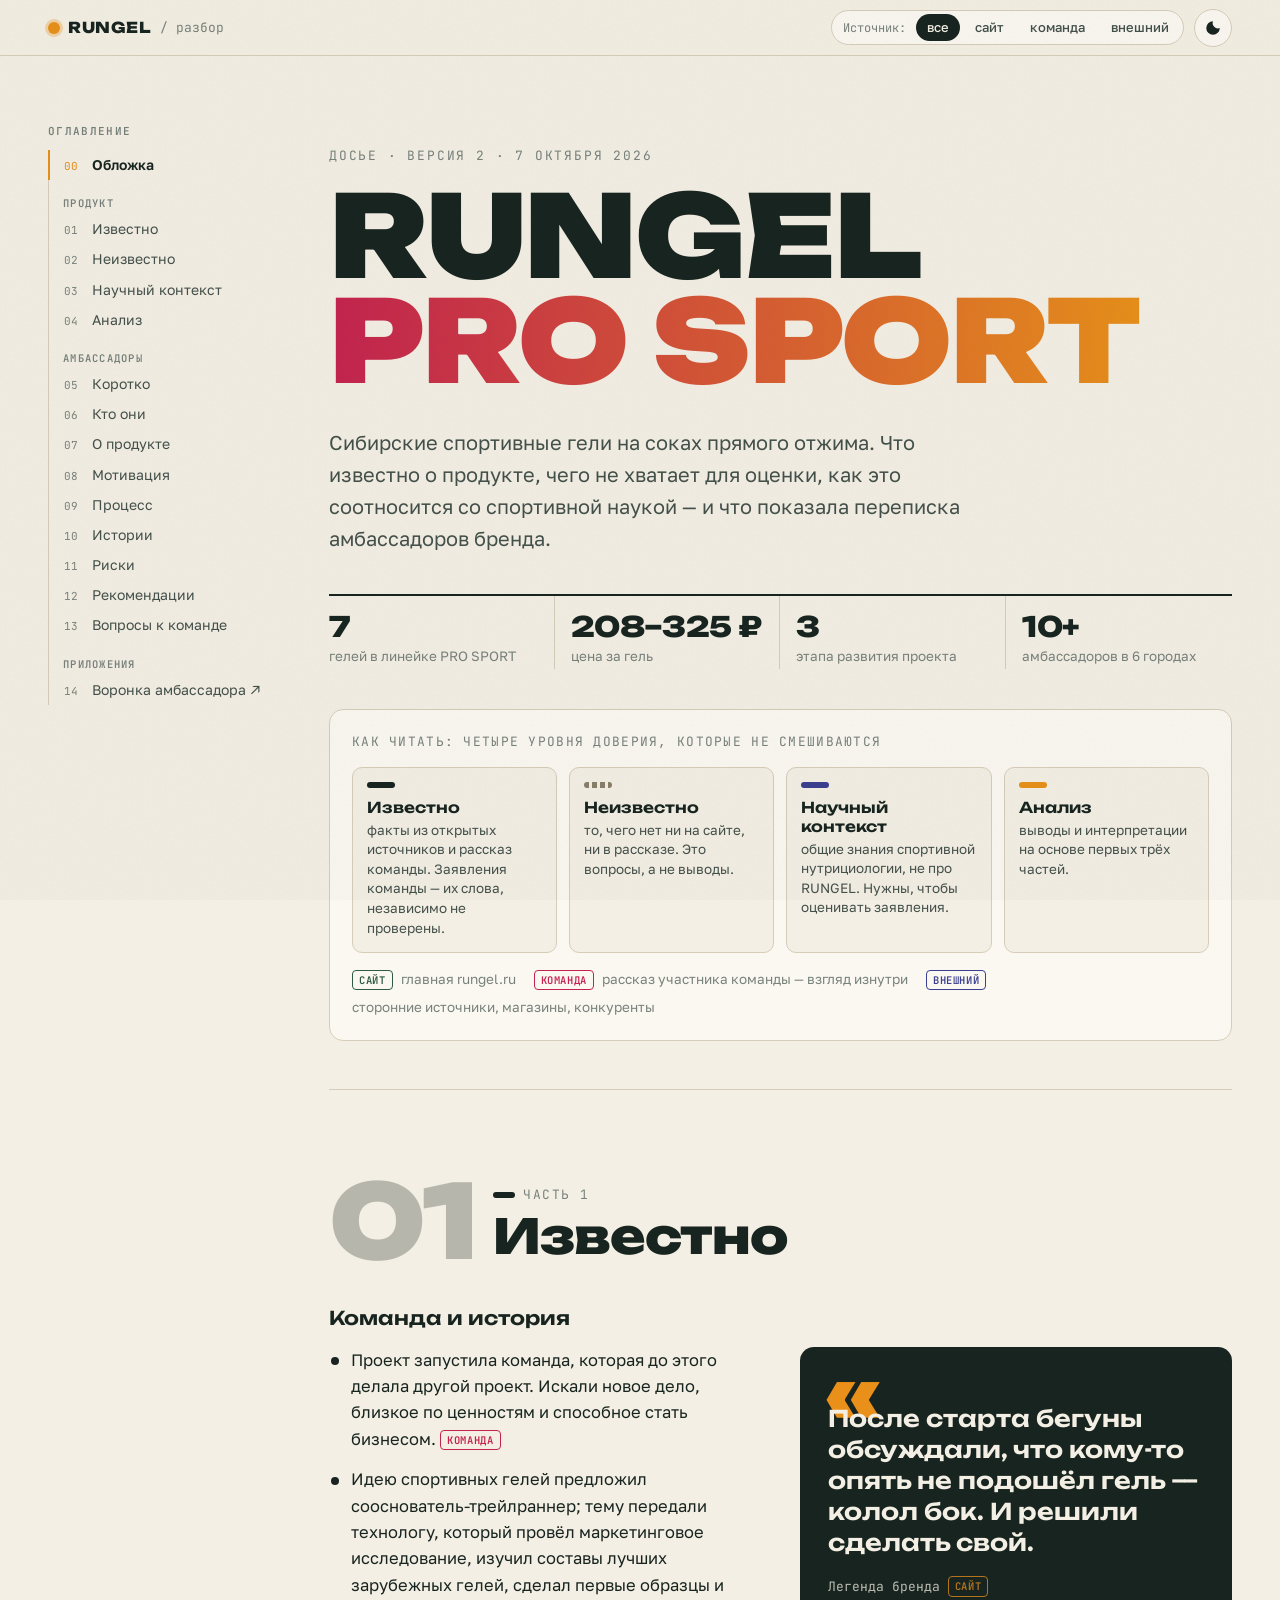
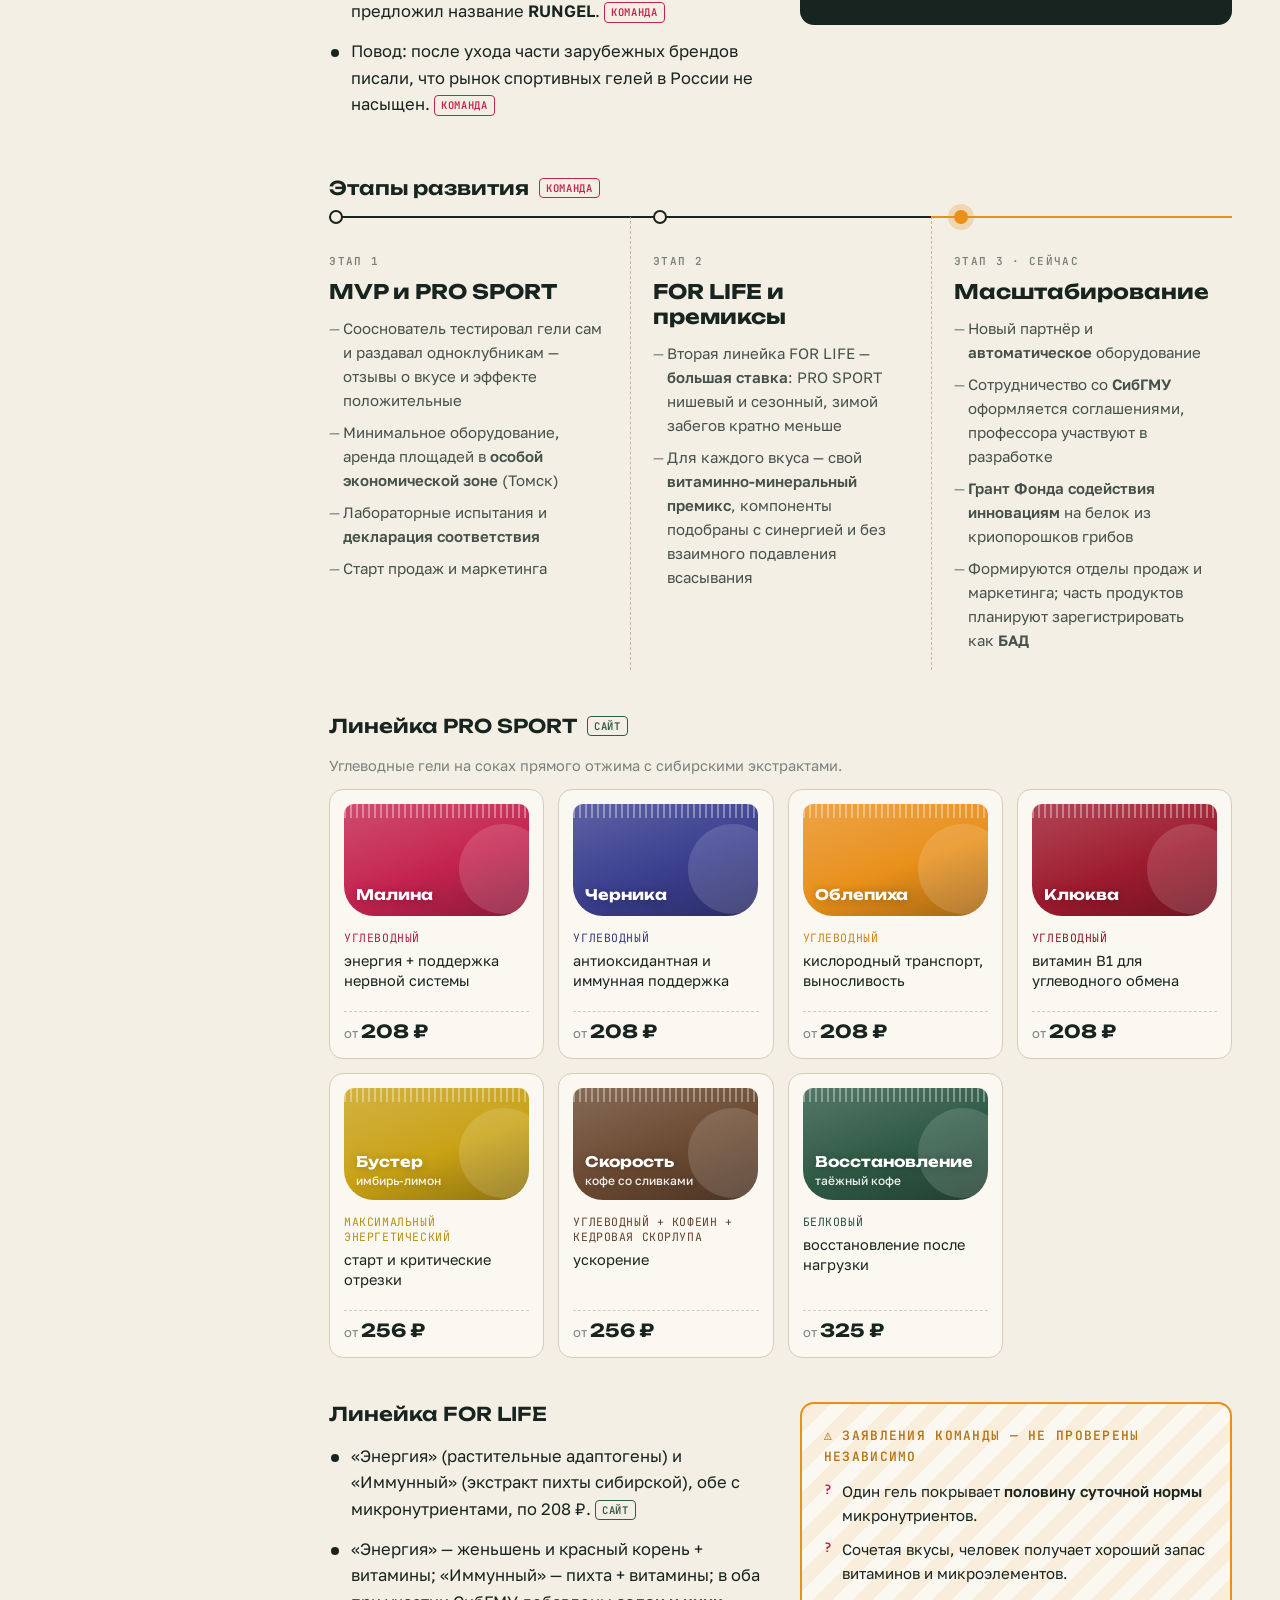
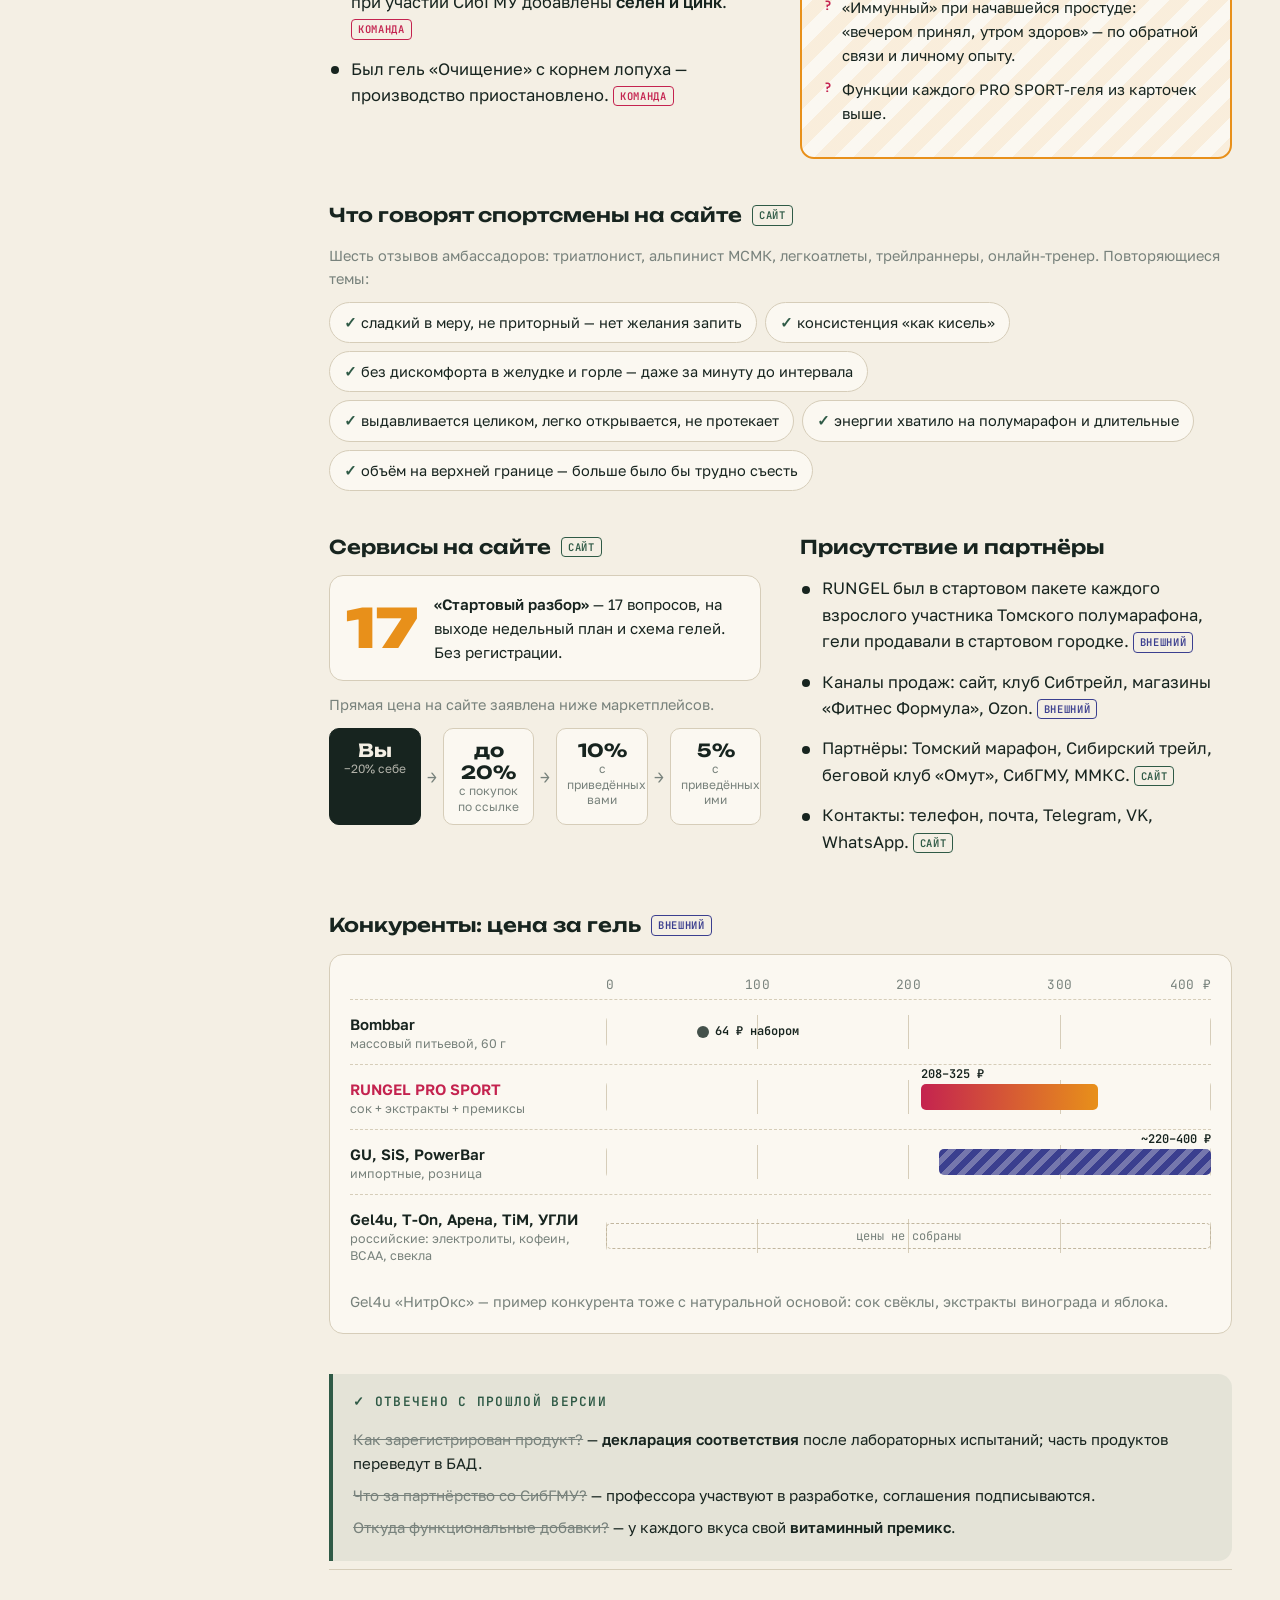
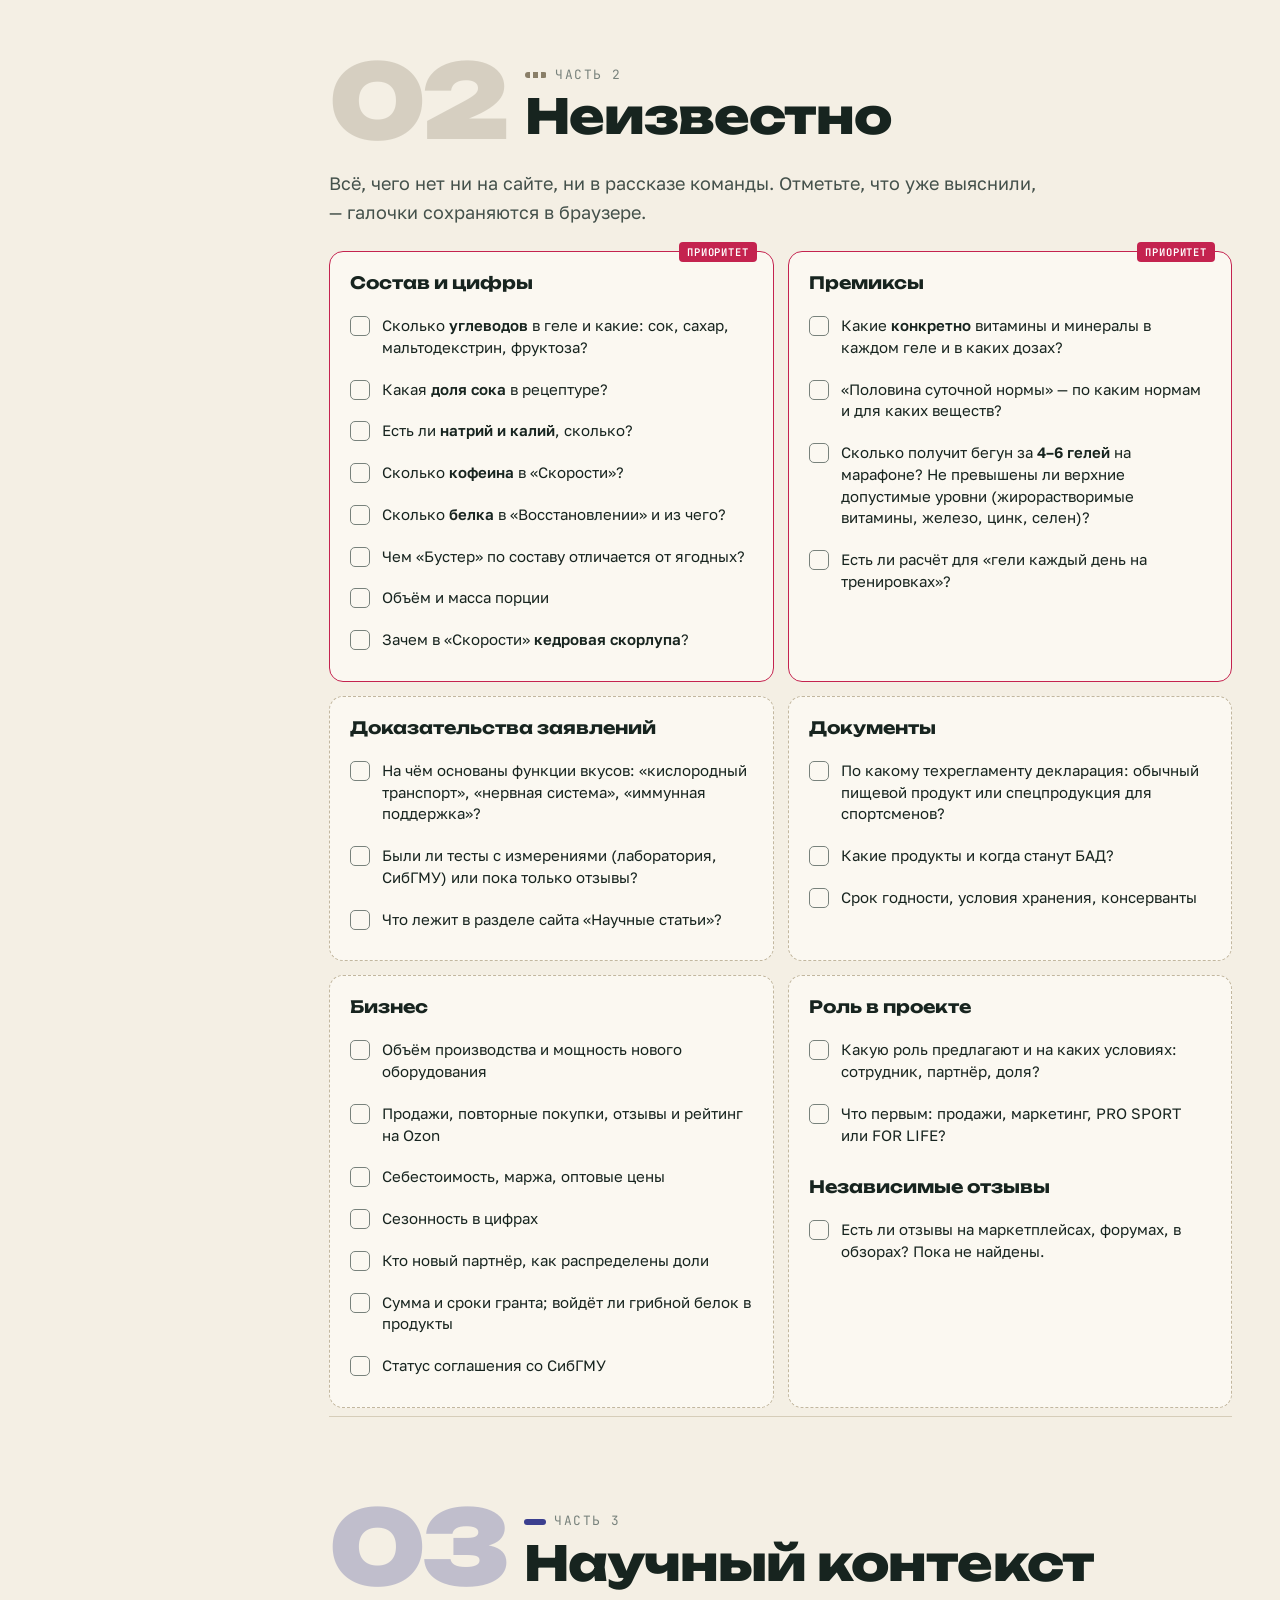
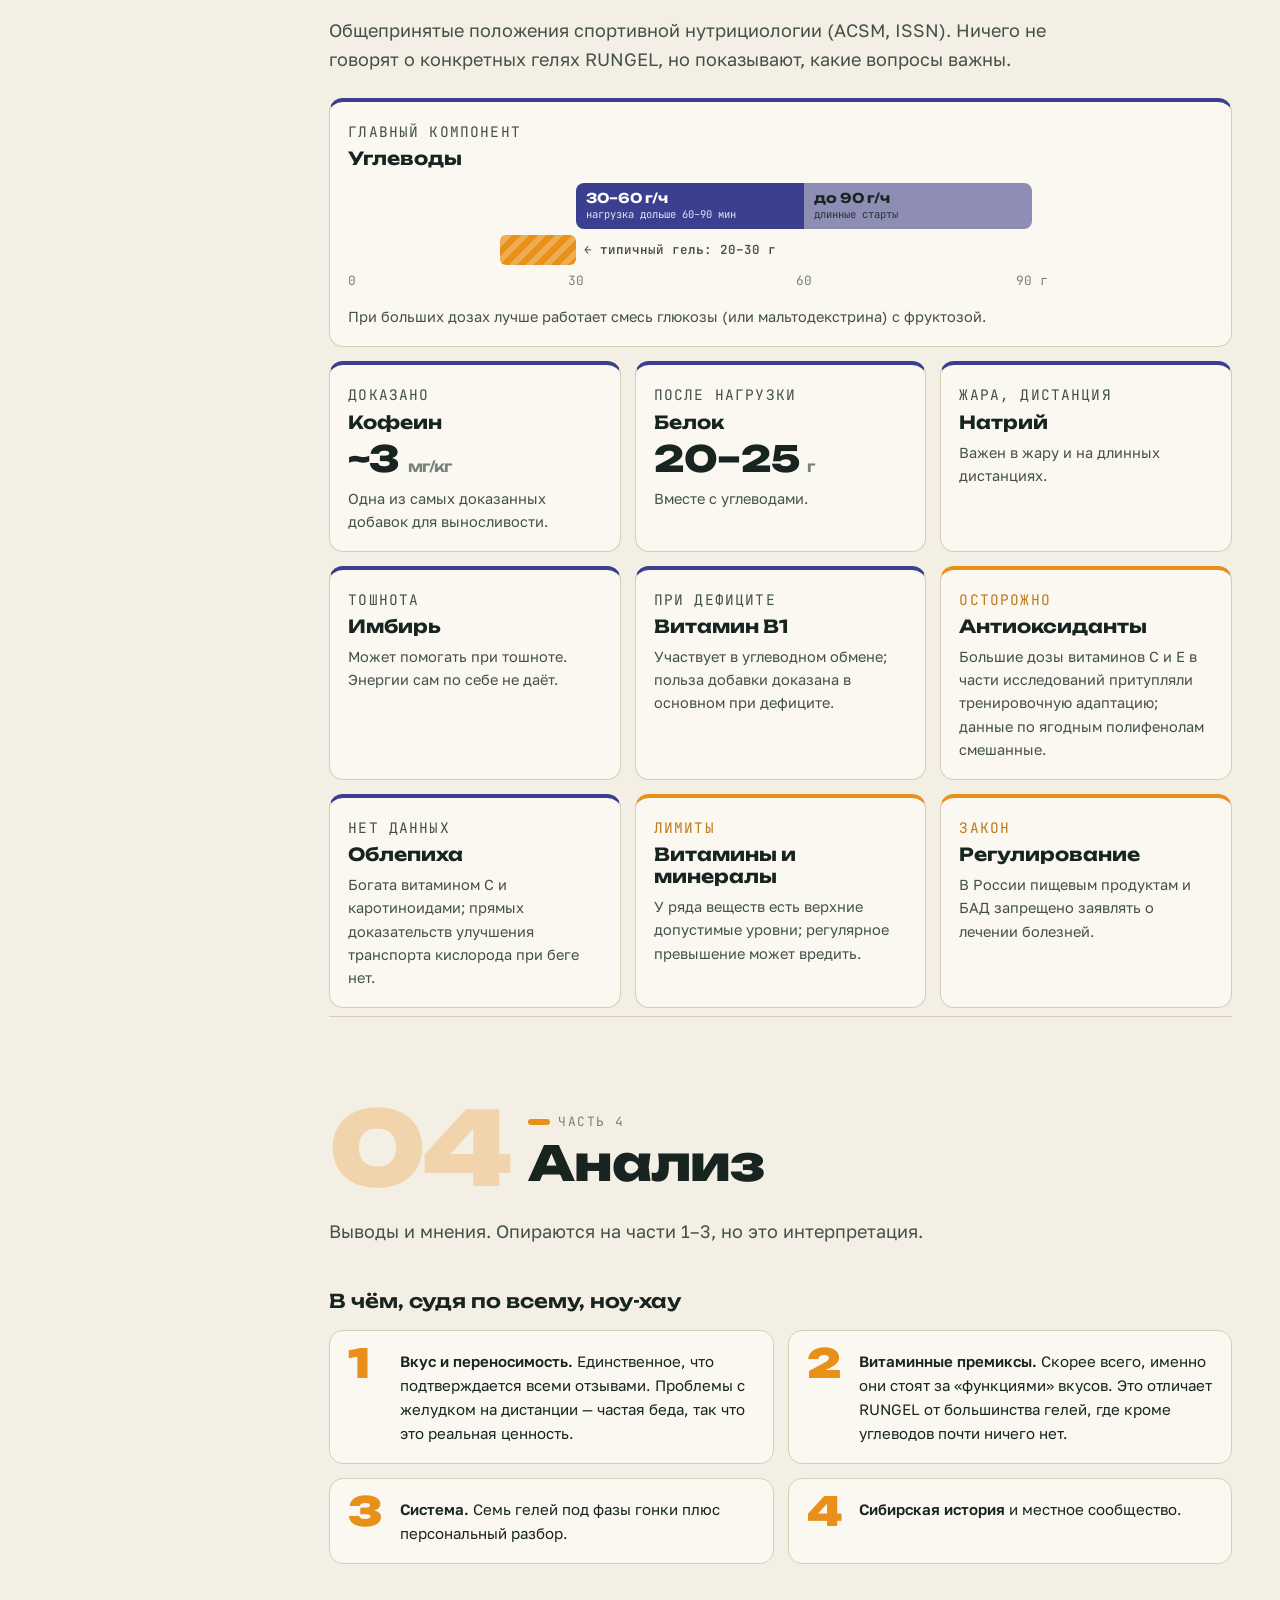
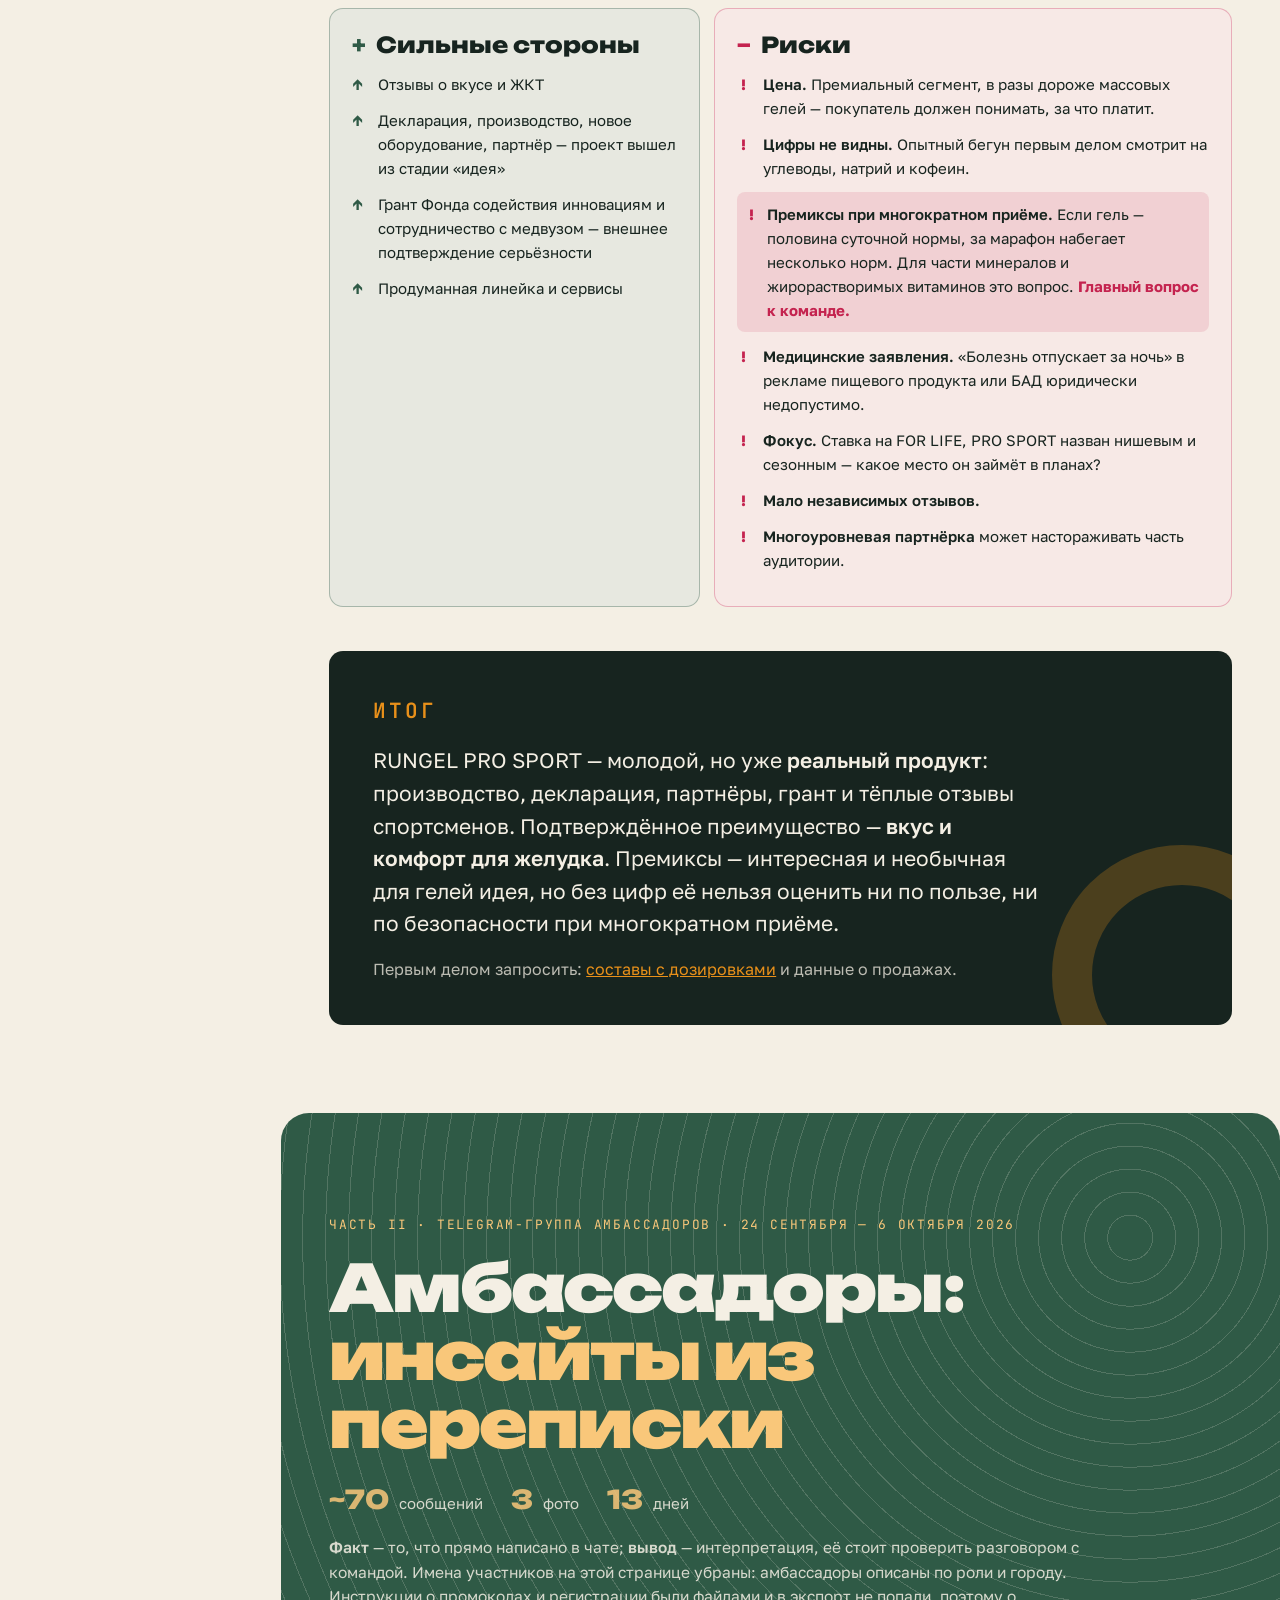
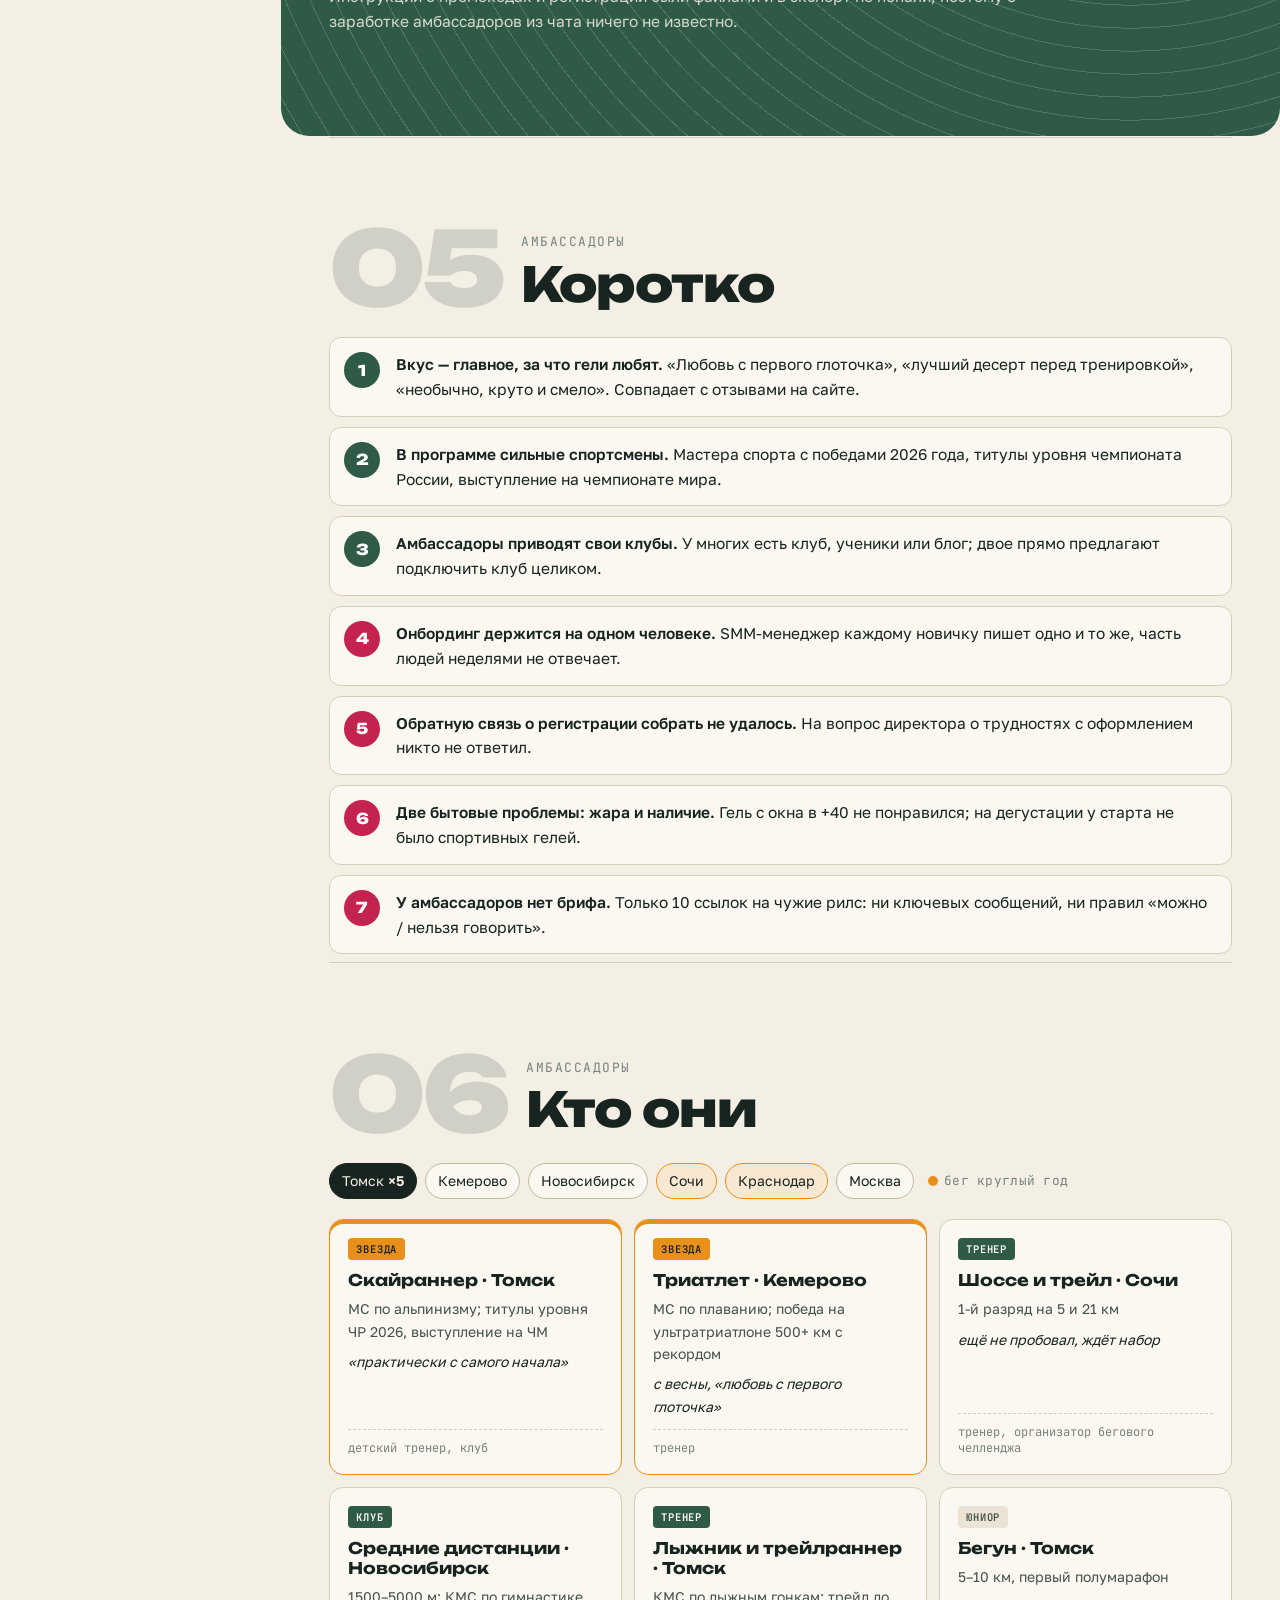
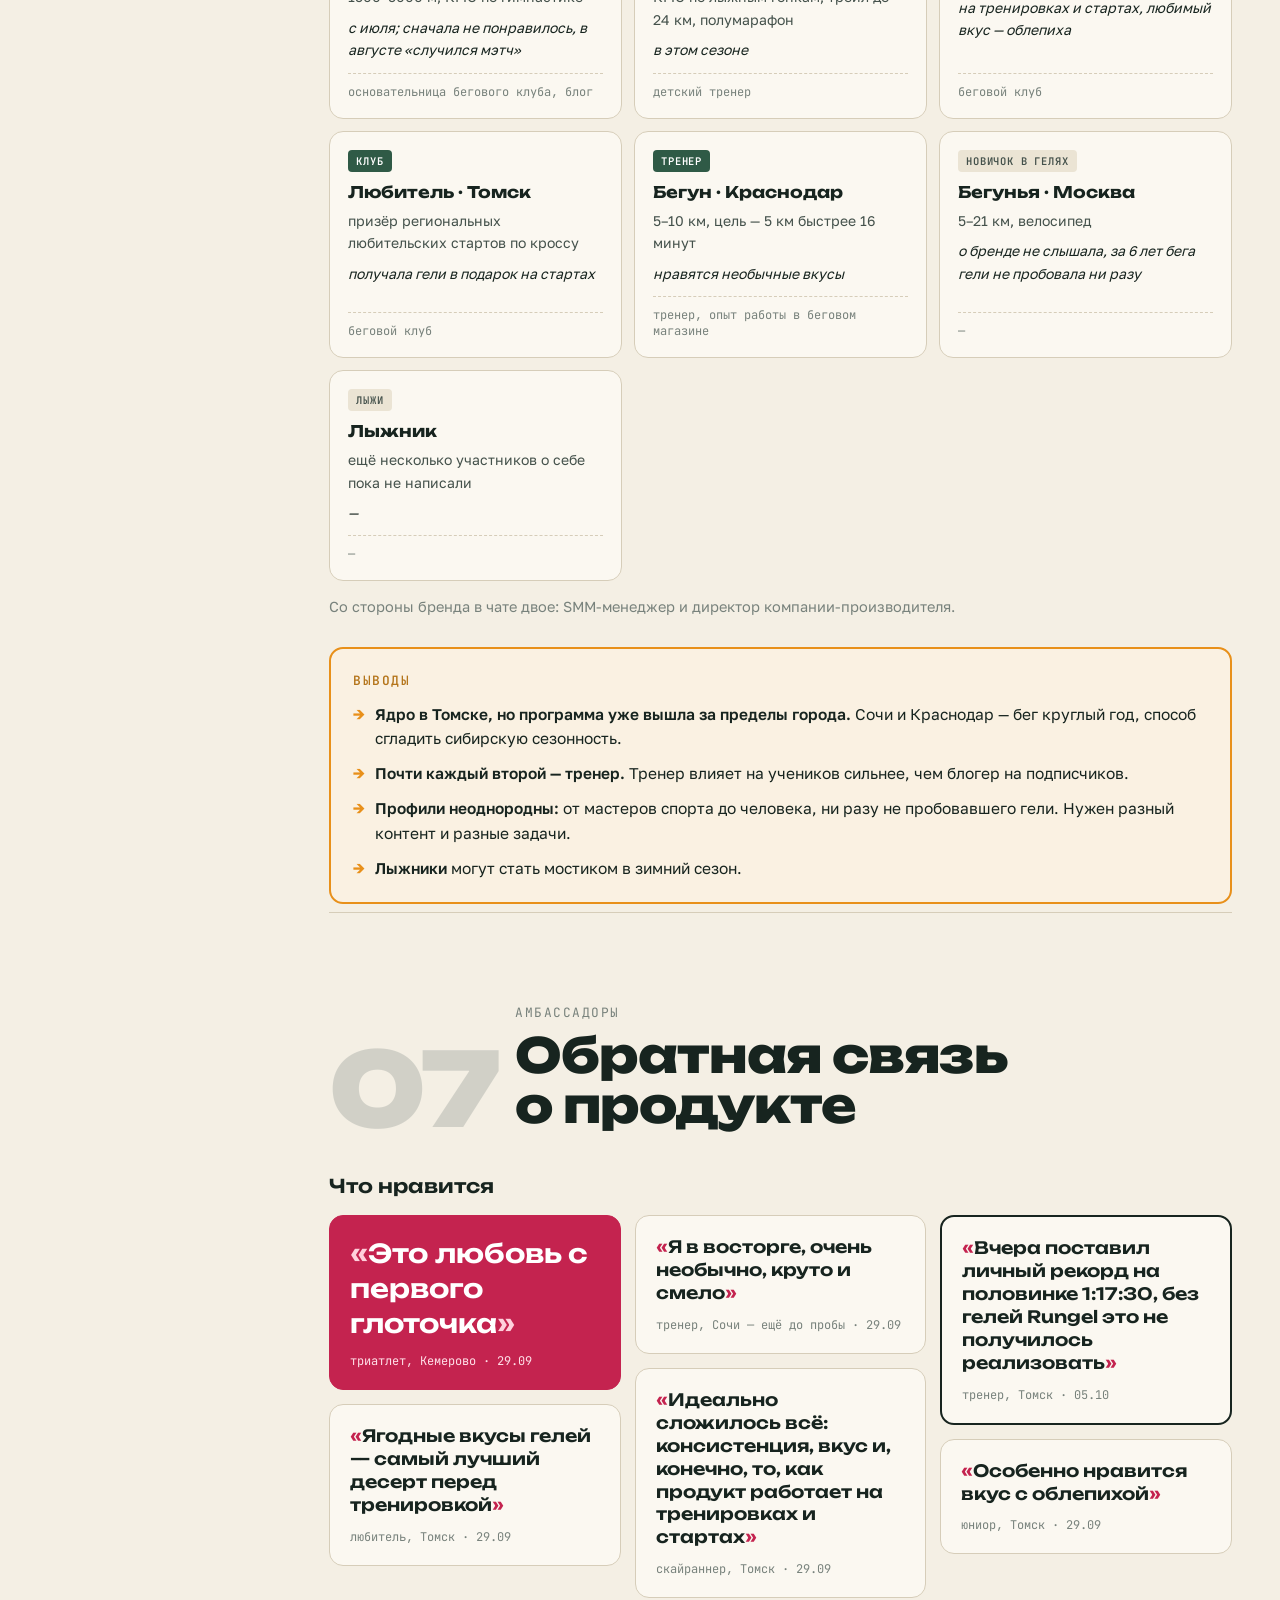
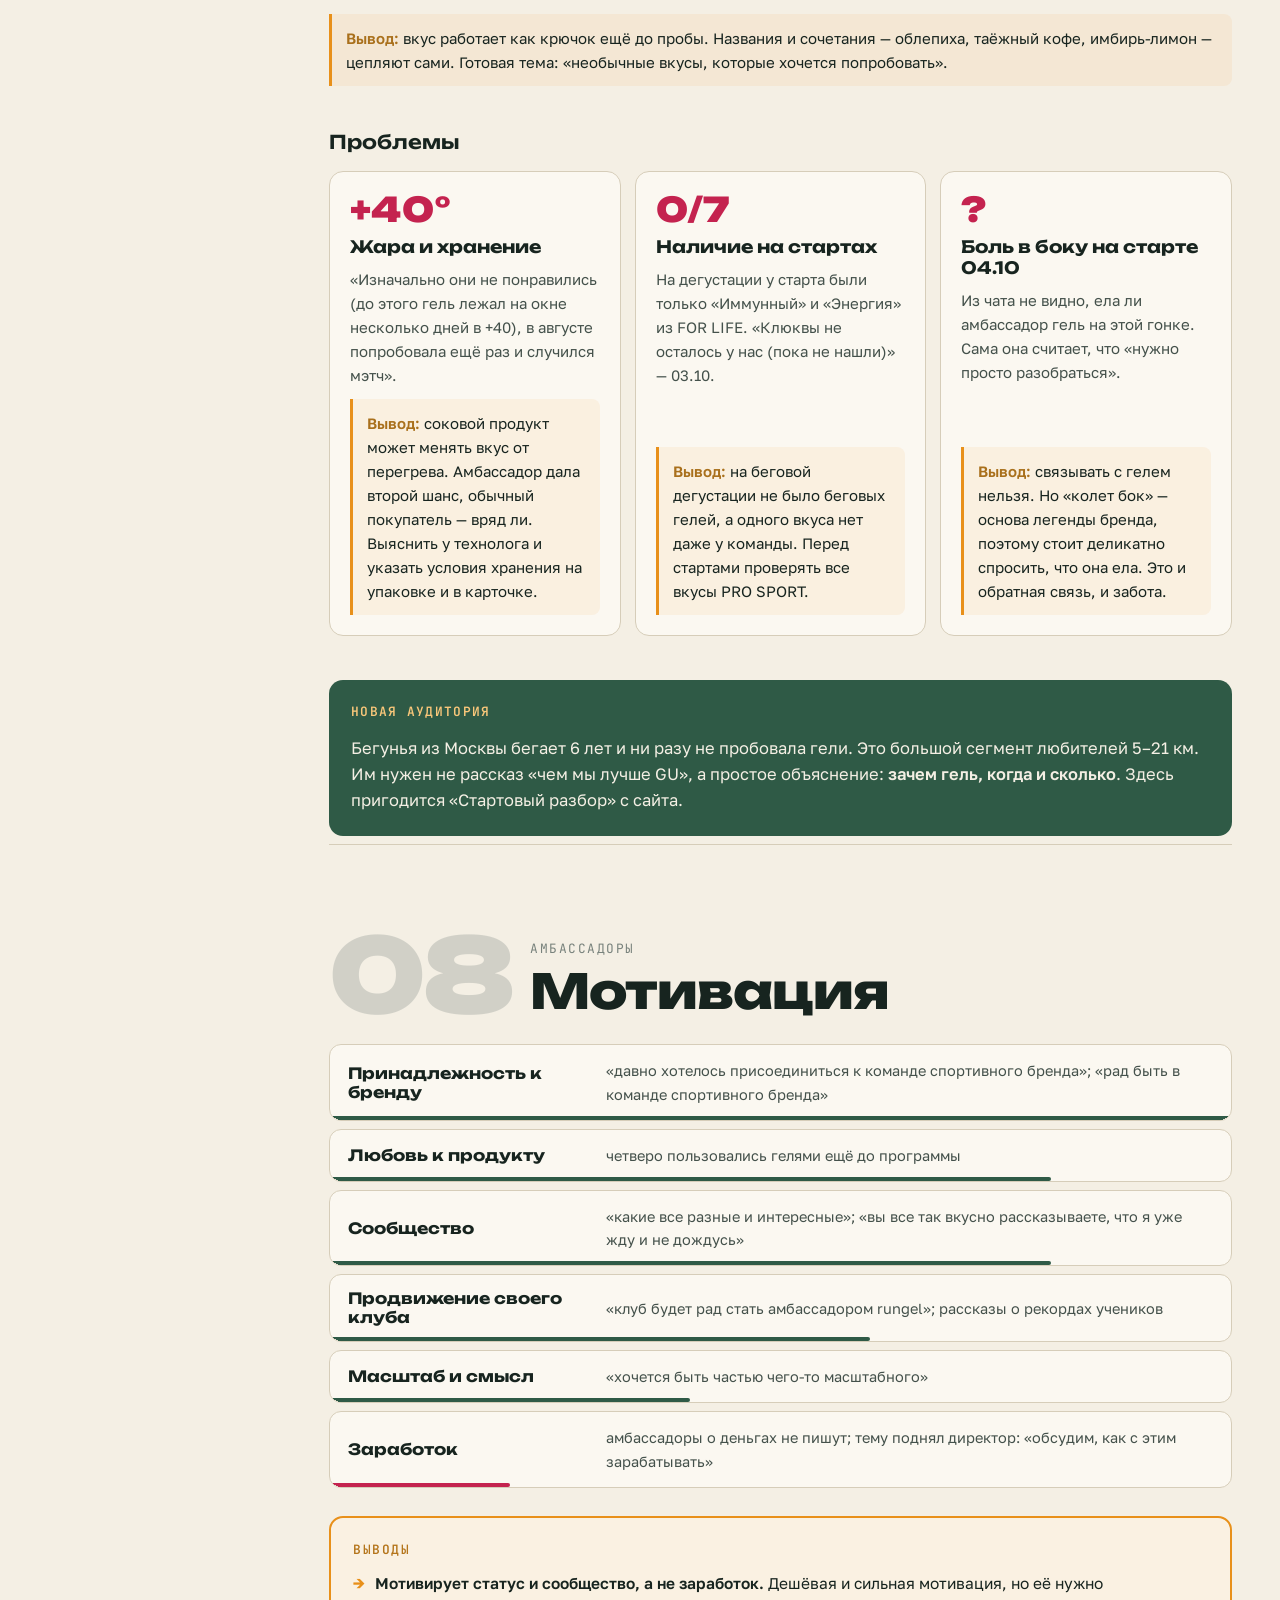
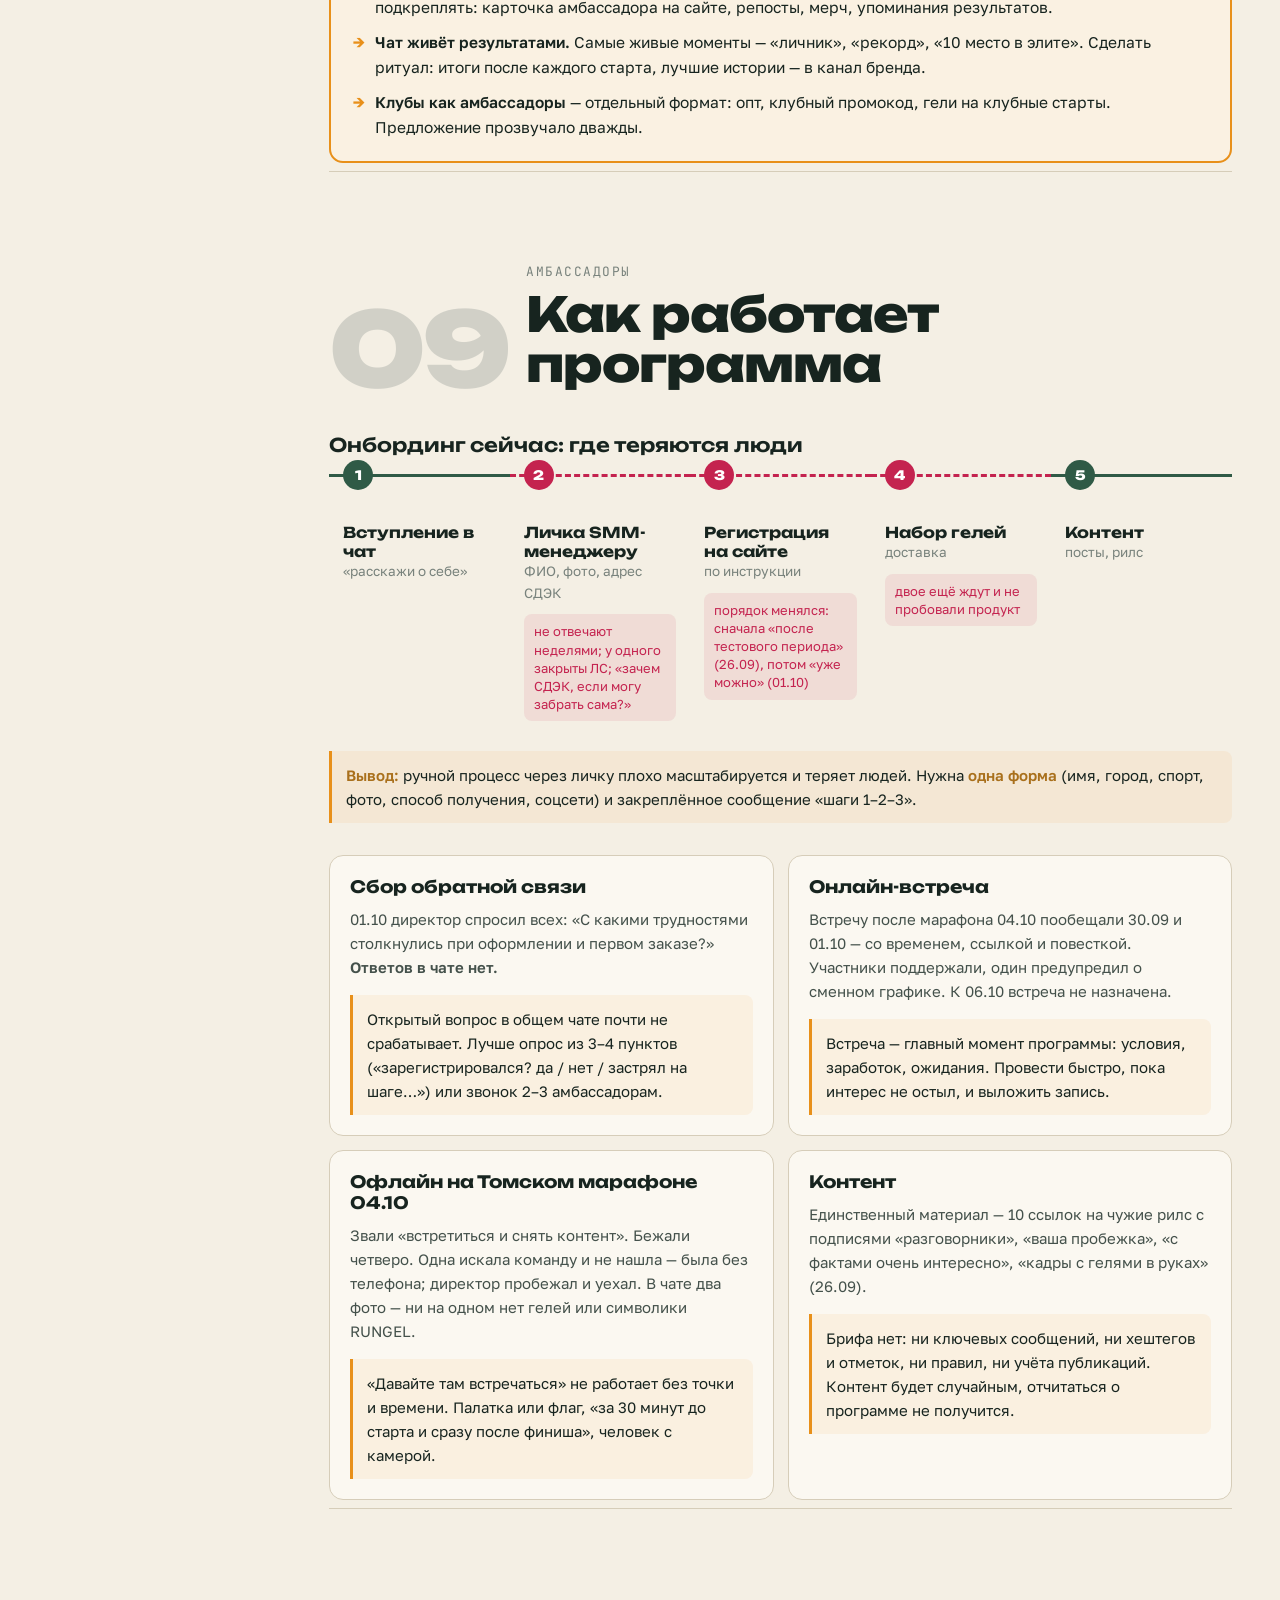
<file: index.html>
<!doctype html>
<html lang="ru">
<head>
  <meta charset="utf-8">
  <meta name="viewport" content="width=device-width, initial-scale=1">
  <meta name="robots" content="noindex, nofollow">
  <title>RUNGEL PRO SPORT — разбор</title>
  <meta name="description" content="Разбор продукта RUNGEL PRO SPORT и программы амбассадоров: что известно, что неизвестно, научный контекст и выводы.">
  <link rel="preconnect" href="https://fonts.googleapis.com">
  <link rel="preconnect" href="https://fonts.gstatic.com" crossorigin>
  <link href="https://fonts.googleapis.com/css2?family=Unbounded:wght@400;600;800;900&family=Golos+Text:wght@400;500;600;700&family=JetBrains+Mono:wght@400;600&display=swap" rel="stylesheet">
  <link rel="stylesheet" href="assets/styles.css">
  <link rel="icon" href="data:image/svg+xml,%3Csvg xmlns='http://www.w3.org/2000/svg' viewBox='0 0 64 64'%3E%3Ccircle cx='32' cy='32' r='30' fill='%23E8901A'/%3E%3Cpath d='M20 44 L32 16 L44 44' fill='none' stroke='%2317241F' stroke-width='6' stroke-linejoin='round'/%3E%3C/svg%3E">
  <script>
    // до отрисовки, чтобы не мигала тема; ключ общий с THEME_KEY в assets/script.js
    try { var t = localStorage.getItem('rg-theme'); if (t) document.documentElement.dataset.theme = t; } catch (e) {}
  </script>
</head>
<body>
  <div class="progress" aria-hidden="true"><span></span></div>

  <header class="topbar">
    <a class="brand" href="#top"><span class="brand-dot"></span>RUNGEL<span class="brand-sub">/ разбор</span></a>
    <div class="topbar-tools">
      <div class="filter" role="group" aria-label="Подсветить источник">
        <span class="filter-label">Источник:</span>
        <button type="button" data-filter="all" class="is-active">все</button>
        <button type="button" data-filter="site">сайт</button>
        <button type="button" data-filter="team">команда</button>
        <button type="button" data-filter="ext">внешний</button>
      </div>
      <button type="button" class="theme-toggle" aria-label="Сменить тему" title="Сменить тему">
        <svg viewBox="0 0 24 24" width="18" height="18" aria-hidden="true"><path d="M12 3a9 9 0 1 0 9 9 7 7 0 0 1-9-9z" fill="currentColor"/></svg>
      </button>
      <button type="button" class="menu-toggle" aria-label="Оглавление" aria-expanded="false">
        <span></span><span></span><span></span>
      </button>
    </div>
  </header>

  <div class="layout">
    <nav class="toc" aria-label="Оглавление">
      <p class="toc-title">Оглавление</p>
      <ol>
        <li><a href="#top"><b>00</b>Обложка</a></li>
        <li class="toc-group">Продукт</li>
        <li><a href="#known"><b>01</b>Известно</a></li>
        <li><a href="#unknown"><b>02</b>Неизвестно</a></li>
        <li><a href="#science"><b>03</b>Научный контекст</a></li>
        <li><a href="#analysis"><b>04</b>Анализ</a></li>
        <li class="toc-group">Амбассадоры</li>
        <li><a href="#amb-brief"><b>05</b>Коротко</a></li>
        <li><a href="#amb-people"><b>06</b>Кто они</a></li>
        <li><a href="#amb-feedback"><b>07</b>О продукте</a></li>
        <li><a href="#amb-motivation"><b>08</b>Мотивация</a></li>
        <li><a href="#amb-process"><b>09</b>Процесс</a></li>
        <li><a href="#amb-stories"><b>10</b>Истории</a></li>
        <li><a href="#amb-risks"><b>11</b>Риски</a></li>
        <li><a href="#amb-recs"><b>12</b>Рекомендации</a></li>
        <li><a href="#questions"><b>13</b>Вопросы к команде</a></li>
        <li class="toc-group">Приложения</li>
        <li><a href="funnel.html"><b>14</b>Воронка амбассадора&nbsp;↗</a></li>
      </ol>
    </nav>

    <main id="top">
      <!-- ============ HERO ============ -->
      <section class="hero">
        <p class="eyebrow mono">Досье · версия 2 · 7 октября 2026</p>
        <h1 class="hero-title">
          <span class="ht-line">RUNGEL</span>
          <span class="ht-line ht-accent">PRO&nbsp;SPORT</span>
        </h1>
        <p class="hero-lead">Сибирские спортивные гели на соках прямого отжима. Что известно о продукте, чего не хватает для оценки, как это соотносится со спортивной наукой — и что показала переписка амбассадоров бренда.</p>

        <div class="hero-stats">
          <div class="stat"><b>7</b><span>гелей в линейке PRO SPORT</span></div>
          <div class="stat"><b>208–<wbr>325&nbsp;₽</b><span>цена за гель</span></div>
          <div class="stat"><b>3</b><span>этапа развития проекта</span></div>
          <div class="stat"><b>10+</b><span>амбассадоров в 6 городах</span></div>
        </div>

        <div class="legend">
          <p class="legend-title mono">Как читать: четыре уровня доверия, которые не смешиваются</p>
          <div class="legend-grid">
            <a href="#known" class="lg lg-known"><i></i><b>Известно</b><span>факты из открытых источников и рассказ команды. Заявления команды — их слова, независимо не проверены.</span></a>
            <a href="#unknown" class="lg lg-unknown"><i></i><b>Неизвестно</b><span>то, чего нет ни на сайте, ни в рассказе. Это вопросы, а не выводы.</span></a>
            <a href="#science" class="lg lg-science"><i></i><b>Научный контекст</b><span>общие знания спортивной нутрициологии, не про RUNGEL. Нужны, чтобы оценивать заявления.</span></a>
            <a href="#analysis" class="lg lg-analysis"><i></i><b>Анализ</b><span>выводы и интерпретации на основе первых трёх частей.</span></a>
          </div>
          <div class="sources">
            <span class="src src-site">Сайт</span> главная rungel.ru
            <span class="src src-team">Команда</span> рассказ участника команды — взгляд изнутри
            <span class="src src-ext">Внешний</span> сторонние источники, магазины, конкуренты
          </div>
        </div>
      </section>

      <!-- ============ 01 KNOWN ============ -->
      <section id="known" class="part part-known">
        <header class="part-head">
          <span class="part-num">01</span>
          <div>
            <p class="part-kicker mono"><i class="mk mk-known"></i>Часть 1</p>
            <h2>Известно</h2>
          </div>
        </header>

        <h3 class="sub">Команда и история</h3>
        <div class="two-col">
          <ul class="facts">
            <li data-src="team">Проект запустила команда, которая до этого делала другой проект. Искали новое дело, близкое по ценностям и способное стать бизнесом. <span class="src src-team">Команда</span></li>
            <li data-src="team">Идею спортивных гелей предложил сооснователь-трейлраннер; тему передали технологу, который провёл маркетинговое исследование, изучил составы лучших зарубежных гелей, сделал первые образцы и предложил название <b>RUNGEL</b>. <span class="src src-team">Команда</span></li>
            <li data-src="team">Повод: после ухода части зарубежных брендов писали, что рынок спортивных гелей в России не насыщен. <span class="src src-team">Команда</span></li>
          </ul>
          <blockquote class="legend-quote" data-src="site">
            <p>После старта бегуны обсуждали, что кому-то опять не подошёл гель — колол бок. И решили сделать свой.</p>
            <cite>Легенда бренда <span class="src src-site">Сайт</span></cite>
          </blockquote>
        </div>

        <h3 class="sub">Этапы развития <span class="src src-team">Команда</span></h3>
        <ol class="timeline" data-src="team">
          <li>
            <span class="tl-step">Этап 1</span>
            <h4>MVP и PRO SPORT</h4>
            <ul>
              <li>Сооснователь тестировал гели сам и раздавал одноклубникам — отзывы о вкусе и эффекте положительные</li>
              <li>Минимальное оборудование, аренда площадей в <b>особой экономической зоне</b> (Томск)</li>
              <li>Лабораторные испытания и <b>декларация соответствия</b></li>
              <li>Старт продаж и маркетинга</li>
            </ul>
          </li>
          <li>
            <span class="tl-step">Этап 2</span>
            <h4>FOR LIFE и премиксы</h4>
            <ul>
              <li>Вторая линейка FOR LIFE — <b>большая ставка</b>: PRO SPORT нишевый и сезонный, зимой забегов кратно меньше</li>
              <li>Для каждого вкуса — свой <b>витаминно-минеральный премикс</b>, компоненты подобраны с синергией и без взаимного подавления всасывания</li>
            </ul>
          </li>
          <li>
            <span class="tl-step">Этап 3 · сейчас</span>
            <h4>Масштабирование</h4>
            <ul>
              <li>Новый партнёр и <b>автоматическое</b> оборудование</li>
              <li>Сотрудничество со <b>СибГМУ</b> оформляется соглашениями, профессора участвуют в разработке</li>
              <li><b>Грант Фонда содействия инновациям</b> на белок из криопорошков грибов</li>
              <li>Формируются отделы продаж и маркетинга; часть продуктов планируют зарегистрировать как <b>БАД</b></li>
            </ul>
          </li>
        </ol>

        <h3 class="sub">Линейка PRO SPORT <span class="src src-site">Сайт</span></h3>
        <p class="note">Углеводные гели на соках прямого отжима с сибирскими экстрактами.</p>
        <div class="gels" data-src="site">
          <article class="gel" style="--c: var(--raspberry)">
            <div class="gel-pack"><span>Малина</span></div>
            <p class="gel-type">углеводный</p>
            <p class="gel-fn">энергия + поддержка нервной системы</p>
            <p class="gel-price">от <b>208 ₽</b></p>
          </article>
          <article class="gel" style="--c: var(--blueberry)">
            <div class="gel-pack"><span>Черника</span></div>
            <p class="gel-type">углеводный</p>
            <p class="gel-fn">антиоксидантная и иммунная поддержка</p>
            <p class="gel-price">от <b>208 ₽</b></p>
          </article>
          <article class="gel" style="--c: var(--buckthorn)">
            <div class="gel-pack"><span>Облепиха</span></div>
            <p class="gel-type">углеводный</p>
            <p class="gel-fn">кислородный транспорт, выносливость</p>
            <p class="gel-price">от <b>208 ₽</b></p>
          </article>
          <article class="gel" style="--c: var(--cranberry)">
            <div class="gel-pack"><span>Клюква</span></div>
            <p class="gel-type">углеводный</p>
            <p class="gel-fn">витамин B1 для углеводного обмена</p>
            <p class="gel-price">от <b>208 ₽</b></p>
          </article>
          <article class="gel" style="--c: var(--ginger)">
            <div class="gel-pack"><span>Бустер<small>имбирь-лимон</small></span></div>
            <p class="gel-type">максимальный энергетический</p>
            <p class="gel-fn">старт и критические отрезки</p>
            <p class="gel-price">от <b>256 ₽</b></p>
          </article>
          <article class="gel" style="--c: var(--coffee)">
            <div class="gel-pack"><span>Скорость<small>кофе со сливками</small></span></div>
            <p class="gel-type">углеводный + кофеин + кедровая скорлупа</p>
            <p class="gel-fn">ускорение</p>
            <p class="gel-price">от <b>256 ₽</b></p>
          </article>
          <article class="gel" style="--c: var(--taiga)">
            <div class="gel-pack"><span>Восстановление<small>таёжный кофе</small></span></div>
            <p class="gel-type">белковый</p>
            <p class="gel-fn">восстановление после нагрузки</p>
            <p class="gel-price">от <b>325 ₽</b></p>
          </article>
        </div>

        <div class="two-col">
          <div>
            <h3 class="sub">Линейка FOR LIFE</h3>
            <ul class="facts">
              <li data-src="site">«Энергия» (растительные адаптогены) и «Иммунный» (экстракт пихты сибирской), обе с микронутриентами, по 208 ₽. <span class="src src-site">Сайт</span></li>
              <li data-src="team">«Энергия» — женьшень и красный корень + витамины; «Иммунный» — пихта + витамины; в оба при участии СибГМУ добавлены <b>селен и цинк</b>. <span class="src src-team">Команда</span></li>
              <li data-src="team">Был гель «Очищение» с корнем лопуха — производство приостановлено. <span class="src src-team">Команда</span></li>
            </ul>
          </div>
          <div class="callout callout-warn">
            <p class="callout-title mono">⚠ Заявления команды — не проверены независимо</p>
            <ul>
              <li data-src="team">Один гель покрывает <b>половину суточной нормы</b> микронутриентов.</li>
              <li data-src="team">Сочетая вкусы, человек получает хороший запас витаминов и микроэлементов.</li>
              <li data-src="team">«Иммунный» при начавшейся простуде: «вечером принял, утром здоров» — по обратной связи и личному опыту.</li>
              <li data-src="site">Функции каждого PRO SPORT-геля из карточек выше.</li>
            </ul>
          </div>
        </div>

        <h3 class="sub">Что говорят спортсмены на сайте <span class="src src-site">Сайт</span></h3>
        <p class="note">Шесть отзывов амбассадоров: триатлонист, альпинист МСМК, легкоатлеты, трейлраннеры, онлайн-тренер. Повторяющиеся темы:</p>
        <div class="chips" data-src="site">
          <span class="chip">сладкий в меру, не приторный — нет желания запить</span>
          <span class="chip">консистенция «как кисель»</span>
          <span class="chip">без дискомфорта в желудке и горле — даже за минуту до интервала</span>
          <span class="chip">выдавливается целиком, легко открывается, не протекает</span>
          <span class="chip">энергии хватило на полумарафон и длительные</span>
          <span class="chip">объём на верхней границе — больше было бы трудно съесть</span>
        </div>

        <div class="two-col">
          <div data-src="site">
            <h3 class="sub">Сервисы на сайте <span class="src src-site">Сайт</span></h3>
            <div class="service">
              <b class="service-big">17</b>
              <p><b>«Стартовый разбор»</b> — 17 вопросов, на выходе недельный план и схема гелей. Без регистрации.</p>
            </div>
            <p class="note">Прямая цена на сайте заявлена ниже маркетплейсов.</p>
            <div class="referral" aria-label="Схема партнёрской программы">
              <div class="ref-node ref-you"><b>Вы</b><span>−20% себе</span></div>
              <div class="ref-arrow">→</div>
              <div class="ref-node"><b>до 20%</b><span>с покупок по ссылке</span></div>
              <div class="ref-arrow">→</div>
              <div class="ref-node"><b>10%</b><span>с приведённых вами</span></div>
              <div class="ref-arrow">→</div>
              <div class="ref-node"><b>5%</b><span>с приведённых ими</span></div>
            </div>
          </div>
          <div>
            <h3 class="sub">Присутствие и партнёры</h3>
            <ul class="facts">
              <li data-src="ext">RUNGEL был в стартовом пакете каждого взрослого участника Томского полумарафона, гели продавали в стартовом городке. <span class="src src-ext">Внешний</span></li>
              <li data-src="ext">Каналы продаж: сайт, клуб Сибтрейл, магазины «Фитнес Формула», Ozon. <span class="src src-ext">Внешний</span></li>
              <li data-src="site">Партнёры: Томский марафон, Сибирский трейл, беговой клуб «Омут», СибГМУ, ММКС. <span class="src src-site">Сайт</span></li>
              <li data-src="site">Контакты: телефон, почта, Telegram, VK, WhatsApp. <span class="src src-site">Сайт</span></li>
            </ul>
          </div>
        </div>

        <h3 class="sub">Конкуренты: цена за гель <span class="src src-ext">Внешний</span></h3>
        <div class="price-chart" data-src="ext">
          <div class="pc-axis mono"><div class="pc-scale"><span>0</span><span>100</span><span>200</span><span>300</span><span>400 ₽</span></div></div>
          <div class="pc-row">
            <div class="pc-label"><b>Bombbar</b><span>массовый питьевой, 60 г</span></div>
            <div class="pc-track"><div class="pc-bar pc-point" style="--from:64;--to:64"><em>64 ₽ набором</em></div></div>
          </div>
          <div class="pc-row is-us">
            <div class="pc-label"><b>RUNGEL PRO SPORT</b><span>сок + экстракты + премиксы</span></div>
            <div class="pc-track"><div class="pc-bar" style="--from:208;--to:325"><em>208–325 ₽</em></div></div>
          </div>
          <div class="pc-row">
            <div class="pc-label"><b>GU, SiS, PowerBar</b><span>импортные, розница</span></div>
            <div class="pc-track"><div class="pc-bar pc-import" style="--from:220;--to:400"><em>~220–400 ₽</em></div></div>
          </div>
          <div class="pc-row">
            <div class="pc-label"><b>Gel4u, T-On, Арена, TiM, УГЛИ</b><span>российские: электролиты, кофеин, BCAA, свекла</span></div>
            <div class="pc-track"><div class="pc-bar pc-unknown"><em>цены не собраны</em></div></div>
          </div>
          <p class="note">Gel4u «НитрОкс» — пример конкурента тоже с натуральной основой: сок свёклы, экстракты винограда и яблока.</p>
        </div>

        <div class="answered">
          <p class="mono answered-title">✓ Отвечено с прошлой версии</p>
          <ul>
            <li><s>Как зарегистрирован продукт?</s> — <b>декларация соответствия</b> после лабораторных испытаний; часть продуктов переведут в БАД.</li>
            <li><s>Что за партнёрство со СибГМУ?</s> — профессора участвуют в разработке, соглашения подписываются.</li>
            <li><s>Откуда функциональные добавки?</s> — у каждого вкуса свой <b>витаминный премикс</b>.</li>
          </ul>
        </div>
      </section>

      <!-- ============ 02 UNKNOWN ============ -->
      <section id="unknown" class="part part-unknown">
        <header class="part-head">
          <span class="part-num">02</span>
          <div>
            <p class="part-kicker mono"><i class="mk mk-unknown"></i>Часть 2</p>
            <h2>Неизвестно</h2>
          </div>
        </header>
        <p class="lead">Всё, чего нет ни на сайте, ни в рассказе команды. Отметьте, что уже выяснили, — галочки сохраняются в браузере.</p>

        <div class="q-grid">
          <div class="q-card q-hot">
            <h4>Состав и цифры</h4>
            <ul class="checklist">
              <li><label><input type="checkbox">Сколько <b>углеводов</b> в геле и какие: сок, сахар, мальтодекстрин, фруктоза?</label></li>
              <li><label><input type="checkbox">Какая <b>доля сока</b> в рецептуре?</label></li>
              <li><label><input type="checkbox">Есть ли <b>натрий и калий</b>, сколько?</label></li>
              <li><label><input type="checkbox">Сколько <b>кофеина</b> в «Скорости»?</label></li>
              <li><label><input type="checkbox">Сколько <b>белка</b> в «Восстановлении» и из чего?</label></li>
              <li><label><input type="checkbox">Чем «Бустер» по составу отличается от ягодных?</label></li>
              <li><label><input type="checkbox">Объём и масса порции</label></li>
              <li><label><input type="checkbox">Зачем в «Скорости» <b>кедровая скорлупа</b>?</label></li>
            </ul>
          </div>
          <div class="q-card q-hot">
            <h4>Премиксы</h4>
            <ul class="checklist">
              <li><label><input type="checkbox">Какие <b>конкретно</b> витамины и минералы в каждом геле и в каких дозах?</label></li>
              <li><label><input type="checkbox">«Половина суточной нормы» — по каким нормам и для каких веществ?</label></li>
              <li><label><input type="checkbox">Сколько получит бегун за <b>4–6 гелей</b> на марафоне? Не превышены ли верхние допустимые уровни (жирорастворимые витамины, железо, цинк, селен)?</label></li>
              <li><label><input type="checkbox">Есть ли расчёт для «гели каждый день на тренировках»?</label></li>
            </ul>
          </div>
          <div class="q-card">
            <h4>Доказательства заявлений</h4>
            <ul class="checklist">
              <li><label><input type="checkbox">На чём основаны функции вкусов: «кислородный транспорт», «нервная система», «иммунная поддержка»?</label></li>
              <li><label><input type="checkbox">Были ли тесты с измерениями (лаборатория, СибГМУ) или пока только отзывы?</label></li>
              <li><label><input type="checkbox">Что лежит в разделе сайта «Научные статьи»?</label></li>
            </ul>
          </div>
          <div class="q-card">
            <h4>Документы</h4>
            <ul class="checklist">
              <li><label><input type="checkbox">По какому техрегламенту декларация: обычный пищевой продукт или спецпродукция для спортсменов?</label></li>
              <li><label><input type="checkbox">Какие продукты и когда станут БАД?</label></li>
              <li><label><input type="checkbox">Срок годности, условия хранения, консерванты</label></li>
            </ul>
          </div>
          <div class="q-card">
            <h4>Бизнес</h4>
            <ul class="checklist">
              <li><label><input type="checkbox">Объём производства и мощность нового оборудования</label></li>
              <li><label><input type="checkbox">Продажи, повторные покупки, отзывы и рейтинг на Ozon</label></li>
              <li><label><input type="checkbox">Себестоимость, маржа, оптовые цены</label></li>
              <li><label><input type="checkbox">Сезонность в цифрах</label></li>
              <li><label><input type="checkbox">Кто новый партнёр, как распределены доли</label></li>
              <li><label><input type="checkbox">Сумма и сроки гранта; войдёт ли грибной белок в продукты</label></li>
              <li><label><input type="checkbox">Статус соглашения со СибГМУ</label></li>
            </ul>
          </div>
          <div class="q-card">
            <h4>Роль в проекте</h4>
            <ul class="checklist">
              <li><label><input type="checkbox">Какую роль предлагают и на каких условиях: сотрудник, партнёр, доля?</label></li>
              <li><label><input type="checkbox">Что первым: продажи, маркетинг, PRO SPORT или FOR LIFE?</label></li>
            </ul>
            <h4 class="mt">Независимые отзывы</h4>
            <ul class="checklist">
              <li><label><input type="checkbox">Есть ли отзывы на маркетплейсах, форумах, в обзорах? Пока не найдены.</label></li>
            </ul>
          </div>
        </div>
      </section>

      <!-- ============ 03 SCIENCE ============ -->
      <section id="science" class="part part-science">
        <header class="part-head">
          <span class="part-num">03</span>
          <div>
            <p class="part-kicker mono"><i class="mk mk-science"></i>Часть 3</p>
            <h2>Научный контекст</h2>
          </div>
        </header>
        <p class="lead">Общепринятые положения спортивной нутрициологии (ACSM, ISSN). Ничего не говорят о конкретных гелях RUNGEL, но показывают, какие вопросы важны.</p>

        <div class="sci-grid">
          <article class="sci sci-wide">
            <p class="sci-tag mono">главный компонент</p>
            <h4>Углеводы</h4>
            <div class="carb-scale" aria-label="Рекомендации по углеводам в час">
              <div class="cs-bar"><span class="cs-zone cs-base" style="--a:30;--b:60">30–60 г/ч<small>нагрузка дольше 60–90 мин</small></span><span class="cs-zone cs-long" style="--a:60;--b:90">до 90 г/ч<small>длинные старты</small></span></div>
              <div class="cs-gel"><span style="--a:20;--b:30"></span><em>← типичный гель: 20–30 г</em></div>
              <div class="cs-axis mono"><span>0</span><span>30</span><span>60</span><span>90 г</span></div>
            </div>
            <p>При больших дозах лучше работает смесь глюкозы (или мальтодекстрина) с фруктозой.</p>
          </article>
          <article class="sci">
            <p class="sci-tag mono">доказано</p>
            <h4>Кофеин</h4>
            <p class="sci-num">~3 <small>мг/кг</small></p>
            <p>Одна из самых доказанных добавок для выносливости.</p>
          </article>
          <article class="sci">
            <p class="sci-tag mono">после нагрузки</p>
            <h4>Белок</h4>
            <p class="sci-num">20–25 <small>г</small></p>
            <p>Вместе с углеводами.</p>
          </article>
          <article class="sci">
            <p class="sci-tag mono">жара, дистанция</p>
            <h4>Натрий</h4>
            <p>Важен в жару и на длинных дистанциях.</p>
          </article>
          <article class="sci">
            <p class="sci-tag mono">тошнота</p>
            <h4>Имбирь</h4>
            <p>Может помогать при тошноте. Энергии сам по себе не даёт.</p>
          </article>
          <article class="sci">
            <p class="sci-tag mono">при дефиците</p>
            <h4>Витамин B1</h4>
            <p>Участвует в углеводном обмене; польза добавки доказана в основном при дефиците.</p>
          </article>
          <article class="sci sci-caution">
            <p class="sci-tag mono">осторожно</p>
            <h4>Антиоксиданты</h4>
            <p>Большие дозы витаминов C и E в части исследований притупляли тренировочную адаптацию; данные по ягодным полифенолам смешанные.</p>
          </article>
          <article class="sci">
            <p class="sci-tag mono">нет данных</p>
            <h4>Облепиха</h4>
            <p>Богата витамином C и каротиноидами; прямых доказательств улучшения транспорта кислорода при беге нет.</p>
          </article>
          <article class="sci sci-caution">
            <p class="sci-tag mono">лимиты</p>
            <h4>Витамины и минералы</h4>
            <p>У ряда веществ есть верхние допустимые уровни; регулярное превышение может вредить.</p>
          </article>
          <article class="sci sci-caution">
            <p class="sci-tag mono">закон</p>
            <h4>Регулирование</h4>
            <p>В России пищевым продуктам и БАД запрещено заявлять о лечении болезней.</p>
          </article>
        </div>
      </section>

      <!-- ============ 04 ANALYSIS ============ -->
      <section id="analysis" class="part part-analysis">
        <header class="part-head">
          <span class="part-num">04</span>
          <div>
            <p class="part-kicker mono"><i class="mk mk-analysis"></i>Часть 4</p>
            <h2>Анализ</h2>
          </div>
        </header>
        <p class="lead">Выводы и мнения. Опираются на части 1–3, но это интерпретация.</p>

        <h3 class="sub">В чём, судя по всему, ноу-хау</h3>
        <ol class="knowhow">
          <li><b>Вкус и переносимость.</b> Единственное, что подтверждается всеми отзывами. Проблемы с желудком на дистанции — частая беда, так что это реальная ценность.</li>
          <li><b>Витаминные премиксы.</b> Скорее всего, именно они стоят за «функциями» вкусов. Это отличает RUNGEL от большинства гелей, где кроме углеводов почти ничего нет.</li>
          <li><b>Система.</b> Семь гелей под фазы гонки плюс персональный разбор.</li>
          <li><b>Сибирская история</b> и местное сообщество.</li>
        </ol>

        <div class="versus">
          <div class="vs-col vs-plus">
            <h4>Сильные стороны</h4>
            <ul>
              <li>Отзывы о вкусе и ЖКТ</li>
              <li>Декларация, производство, новое оборудование, партнёр — проект вышел из стадии «идея»</li>
              <li>Грант Фонда содействия инновациям и сотрудничество с медвузом — внешнее подтверждение серьёзности</li>
              <li>Продуманная линейка и сервисы</li>
            </ul>
          </div>
          <div class="vs-col vs-minus">
            <h4>Риски</h4>
            <ul>
              <li><b>Цена.</b> Премиальный сегмент, в разы дороже массовых гелей — покупатель должен понимать, за что платит.</li>
              <li><b>Цифры не видны.</b> Опытный бегун первым делом смотрит на углеводы, натрий и кофеин.</li>
              <li class="vs-key"><b>Премиксы при многократном приёме.</b> Если гель — половина суточной нормы, за марафон набегает несколько норм. Для части минералов и жирорастворимых витаминов это вопрос. <em>Главный вопрос к команде.</em></li>
              <li><b>Медицинские заявления.</b> «Болезнь отпускает за ночь» в рекламе пищевого продукта или БАД юридически недопустимо.</li>
              <li><b>Фокус.</b> Ставка на FOR LIFE, PRO SPORT назван нишевым и сезонным — какое место он займёт в планах?</li>
              <li><b>Мало независимых отзывов.</b></li>
              <li><b>Многоуровневая партнёрка</b> может настораживать часть аудитории.</li>
            </ul>
          </div>
        </div>

        <div class="verdict">
          <p class="verdict-label mono">Итог</p>
          <p>RUNGEL PRO SPORT — молодой, но уже <b>реальный продукт</b>: производство, декларация, партнёры, грант и тёплые отзывы спортсменов. Подтверждённое преимущество — <b>вкус и комфорт для желудка</b>. Премиксы — интересная и необычная для гелей идея, но без цифр её нельзя оценить ни по пользе, ни по безопасности при многократном приёме.</p>
          <p class="verdict-next">Первым делом запросить: <a href="#unknown">составы с дозировками</a> и данные о продажах.</p>
        </div>
      </section>

      <!-- ============ AMBASSADORS DIVIDER ============ -->
      <section class="divider">
        <p class="eyebrow mono">Часть II · Telegram-группа амбассадоров · 24 сентября — 6 октября 2026</p>
        <h2 class="divider-title">Амбассадоры: <span>инсайты из переписки</span></h2>
        <div class="divider-meta">
          <span><b>~70</b> сообщений</span>
          <span><b>3</b> фото</span>
          <span><b>13</b> дней</span>
        </div>
        <p class="divider-note"><b>Факт</b> — то, что прямо написано в чате; <b>вывод</b> — интерпретация, её стоит проверить разговором с командой. Имена участников на этой странице убраны: амбассадоры описаны по роли и городу. Инструкции о промокодах и регистрации были файлами и в экспорт не попали, поэтому о заработке амбассадоров из чата ничего не известно.</p>
      </section>

      <!-- ============ 05 BRIEF ============ -->
      <section id="amb-brief" class="part">
        <header class="part-head">
          <span class="part-num">05</span>
          <div><p class="part-kicker mono">Амбассадоры</p><h2>Коротко</h2></div>
        </header>
        <ol class="brief">
          <li class="b-good"><b>Вкус — главное, за что гели любят.</b> «Любовь с первого глоточка», «лучший десерт перед тренировкой», «необычно, круто и смело». Совпадает с отзывами на сайте.</li>
          <li class="b-good"><b>В программе сильные спортсмены.</b> Мастера спорта с победами 2026 года, титулы уровня чемпионата России, выступление на чемпионате мира.</li>
          <li class="b-good"><b>Амбассадоры приводят свои клубы.</b> У многих есть клуб, ученики или блог; двое прямо предлагают подключить клуб целиком.</li>
          <li class="b-bad"><b>Онбординг держится на одном человеке.</b> SMM-менеджер каждому новичку пишет одно и то же, часть людей неделями не отвечает.</li>
          <li class="b-bad"><b>Обратную связь о регистрации собрать не удалось.</b> На вопрос директора о трудностях с оформлением никто не ответил.</li>
          <li class="b-bad"><b>Две бытовые проблемы: жара и наличие.</b> Гель с окна в +40 не понравился; на дегустации у старта не было спортивных гелей.</li>
          <li class="b-bad"><b>У амбассадоров нет брифа.</b> Только 10 ссылок на чужие рилс: ни ключевых сообщений, ни правил «можно / нельзя говорить».</li>
        </ol>
      </section>

      <!-- ============ 06 PEOPLE ============ -->
      <section id="amb-people" class="part">
        <header class="part-head">
          <span class="part-num">06</span>
          <div><p class="part-kicker mono">Амбассадоры</p><h2>Кто они</h2></div>
        </header>

        <div class="geo" aria-label="География амбассадоров">
          <span class="geo-city geo-core">Томск <b>×5</b></span>
          <span class="geo-city">Кемерово</span>
          <span class="geo-city">Новосибирск</span>
          <span class="geo-city geo-south">Сочи</span>
          <span class="geo-city geo-south">Краснодар</span>
          <span class="geo-city">Москва</span>
          <span class="geo-legend mono"><i class="dot dot-south"></i>бег круглый год</span>
        </div>

        <div class="people">
          <article class="person p-star">
            <span class="p-badge">звезда</span>
            <h4>Скайраннер · Томск</h4>
            <p class="p-level">МС по альпинизму; титулы уровня ЧР 2026, выступление на ЧМ</p>
            <p class="p-rel">«практически с самого начала»</p>
            <p class="p-reach">детский тренер, клуб</p>
          </article>
          <article class="person p-star">
            <span class="p-badge">звезда</span>
            <h4>Триатлет · Кемерово</h4>
            <p class="p-level">МС по плаванию; победа на ультратриатлоне 500+ км с рекордом</p>
            <p class="p-rel">с весны, «любовь с первого глоточка»</p>
            <p class="p-reach">тренер</p>
          </article>
          <article class="person p-coach">
            <span class="p-badge">тренер</span>
            <h4>Шоссе и трейл · Сочи</h4>
            <p class="p-level">1-й разряд на 5 и 21 км</p>
            <p class="p-rel">ещё не пробовал, ждёт набор</p>
            <p class="p-reach">тренер, организатор бегового челленджа</p>
          </article>
          <article class="person p-coach">
            <span class="p-badge">клуб</span>
            <h4>Средние дистанции · Новосибирск</h4>
            <p class="p-level">1500–5000 м; КМС по гимнастике</p>
            <p class="p-rel">с июля; сначала не понравилось, в августе «случился мэтч»</p>
            <p class="p-reach">основательница бегового клуба, блог</p>
          </article>
          <article class="person p-coach">
            <span class="p-badge">тренер</span>
            <h4>Лыжник и трейлраннер · Томск</h4>
            <p class="p-level">КМС по лыжным гонкам; трейл до 24 км, полумарафон</p>
            <p class="p-rel">в этом сезоне</p>
            <p class="p-reach">детский тренер</p>
          </article>
          <article class="person p-fan">
            <span class="p-badge">юниор</span>
            <h4>Бегун · Томск</h4>
            <p class="p-level">5–10 км, первый полумарафон</p>
            <p class="p-rel">на тренировках и стартах, любимый вкус — облепиха</p>
            <p class="p-reach">беговой клуб</p>
          </article>
          <article class="person p-coach">
            <span class="p-badge">клуб</span>
            <h4>Любитель · Томск</h4>
            <p class="p-level">призёр региональных любительских стартов по кроссу</p>
            <p class="p-rel">получала гели в подарок на стартах</p>
            <p class="p-reach">беговой клуб</p>
          </article>
          <article class="person p-coach">
            <span class="p-badge">тренер</span>
            <h4>Бегун · Краснодар</h4>
            <p class="p-level">5–10 км, цель — 5 км быстрее 16 минут</p>
            <p class="p-rel">нравятся необычные вкусы</p>
            <p class="p-reach">тренер, опыт работы в беговом магазине</p>
          </article>
          <article class="person p-fan">
            <span class="p-badge">новичок в гелях</span>
            <h4>Бегунья · Москва</h4>
            <p class="p-level">5–21 км, велосипед</p>
            <p class="p-rel">о бренде не слышала, за 6 лет бега гели не пробовала ни разу</p>
            <p class="p-reach">—</p>
          </article>
          <article class="person p-fan">
            <span class="p-badge">лыжи</span>
            <h4>Лыжник</h4>
            <p class="p-level">ещё несколько участников о себе пока не написали</p>
            <p class="p-rel">—</p>
            <p class="p-reach">—</p>
          </article>
        </div>
        <p class="note">Со стороны бренда в чате двое: SMM-менеджер и директор компании-производителя.</p>

        <div class="insights">
          <p class="insights-title mono">Выводы</p>
          <ul>
            <li><b>Ядро в Томске, но программа уже вышла за пределы города.</b> Сочи и Краснодар — бег круглый год, способ сгладить сибирскую сезонность.</li>
            <li><b>Почти каждый второй — тренер.</b> Тренер влияет на учеников сильнее, чем блогер на подписчиков.</li>
            <li><b>Профили неоднородны:</b> от мастеров спорта до человека, ни разу не пробовавшего гели. Нужен разный контент и разные задачи.</li>
            <li><b>Лыжники</b> могут стать мостиком в зимний сезон.</li>
          </ul>
        </div>
      </section>

      <!-- ============ 07 FEEDBACK ============ -->
      <section id="amb-feedback" class="part">
        <header class="part-head">
          <span class="part-num">07</span>
          <div><p class="part-kicker mono">Амбассадоры</p><h2>Обратная связь о&nbsp;продукте</h2></div>
        </header>

        <h3 class="sub">Что нравится</h3>
        <div class="quotes">
          <figure class="quote q-big"><blockquote>Это любовь с первого глоточка</blockquote><figcaption>триатлет, Кемерово · 29.09</figcaption></figure>
          <figure class="quote"><blockquote>Ягодные вкусы гелей — самый лучший десерт перед тренировкой</blockquote><figcaption>любитель, Томск · 29.09</figcaption></figure>
          <figure class="quote"><blockquote>Я в восторге, очень необычно, круто и смело</blockquote><figcaption>тренер, Сочи — ещё до пробы · 29.09</figcaption></figure>
          <figure class="quote"><blockquote>Идеально сложилось всё: консистенция, вкус и, конечно, то, как продукт работает на тренировках и стартах</blockquote><figcaption>скайраннер, Томск · 29.09</figcaption></figure>
          <figure class="quote q-accent"><blockquote>Вчера поставил личный рекорд на половинке 1:17:30, без гелей Rungel это не получилось реализовать</blockquote><figcaption>тренер, Томск · 05.10</figcaption></figure>
          <figure class="quote"><blockquote>Особенно нравится вкус с облепихой</blockquote><figcaption>юниор, Томск · 29.09</figcaption></figure>
        </div>
        <p class="conclusion"><b>Вывод:</b> вкус работает как крючок ещё до пробы. Названия и сочетания — облепиха, таёжный кофе, имбирь-лимон — цепляют сами. Готовая тема: «необычные вкусы, которые хочется попробовать».</p>

        <h3 class="sub">Проблемы</h3>
        <div class="problems">
          <article class="problem">
            <p class="pr-icon" aria-hidden="true">+40°</p>
            <h4>Жара и хранение</h4>
            <p class="fact">«Изначально они не понравились (до этого гель лежал на окне несколько дней в +40), в августе попробовала ещё раз и случился мэтч».</p>
            <p class="conclusion"><b>Вывод:</b> соковой продукт может менять вкус от перегрева. Амбассадор дала второй шанс, обычный покупатель — вряд ли. Выяснить у технолога и указать условия хранения на упаковке и в карточке.</p>
          </article>
          <article class="problem">
            <p class="pr-icon" aria-hidden="true">0/7</p>
            <h4>Наличие на стартах</h4>
            <p class="fact">На дегустации у старта были только «Иммунный» и «Энергия» из FOR LIFE. «Клюквы не осталось у нас (пока не нашли)» — 03.10.</p>
            <p class="conclusion"><b>Вывод:</b> на беговой дегустации не было беговых гелей, а одного вкуса нет даже у команды. Перед стартами проверять все вкусы PRO SPORT.</p>
          </article>
          <article class="problem">
            <p class="pr-icon" aria-hidden="true">?</p>
            <h4>Боль в боку на старте 04.10</h4>
            <p class="fact">Из чата не видно, ела ли амбассадор гель на этой гонке. Сама она считает, что «нужно просто разобраться».</p>
            <p class="conclusion"><b>Вывод:</b> связывать с гелем нельзя. Но «колет бок» — основа легенды бренда, поэтому стоит деликатно спросить, что она ела. Это и обратная связь, и забота.</p>
          </article>
        </div>

        <div class="callout callout-opportunity">
          <p class="callout-title mono">Новая аудитория</p>
          <p>Бегунья из Москвы бегает 6 лет и ни разу не пробовала гели. Это большой сегмент любителей 5–21 км. Им нужен не рассказ «чем мы лучше GU», а простое объяснение: <b>зачем гель, когда и сколько</b>. Здесь пригодится «Стартовый разбор» с сайта.</p>
        </div>
      </section>

      <!-- ============ 08 MOTIVATION ============ -->
      <section id="amb-motivation" class="part">
        <header class="part-head">
          <span class="part-num">08</span>
          <div><p class="part-kicker mono">Амбассадоры</p><h2>Мотивация</h2></div>
        </header>
        <div class="motives">
          <div class="motive" style="--w:5"><b>Принадлежность к бренду</b><span>«давно хотелось присоединиться к команде спортивного бренда»; «рад быть в команде спортивного бренда»</span></div>
          <div class="motive" style="--w:4"><b>Любовь к продукту</b><span>четверо пользовались гелями ещё до программы</span></div>
          <div class="motive" style="--w:4"><b>Сообщество</b><span>«какие все разные и интересные»; «вы все так вкусно рассказываете, что я уже жду и не дождусь»</span></div>
          <div class="motive" style="--w:3"><b>Продвижение своего клуба</b><span>«клуб будет рад стать амбассадором rungel»; рассказы о рекордах учеников</span></div>
          <div class="motive" style="--w:2"><b>Масштаб и смысл</b><span>«хочется быть частью чего-то масштабного»</span></div>
          <div class="motive motive-zero" style="--w:1"><b>Заработок</b><span>амбассадоры о деньгах не пишут; тему поднял директор: «обсудим, как с этим зарабатывать»</span></div>
        </div>
        <div class="insights">
          <p class="insights-title mono">Выводы</p>
          <ul>
            <li><b>Мотивирует статус и сообщество, а не заработок.</b> Дешёвая и сильная мотивация, но её нужно подкреплять: карточка амбассадора на сайте, репосты, мерч, упоминания результатов.</li>
            <li><b>Чат живёт результатами.</b> Самые живые моменты — «личник», «рекорд», «10 место в элите». Сделать ритуал: итоги после каждого старта, лучшие истории — в канал бренда.</li>
            <li><b>Клубы как амбассадоры</b> — отдельный формат: опт, клубный промокод, гели на клубные старты. Предложение прозвучало дважды.</li>
          </ul>
        </div>
      </section>

      <!-- ============ 09 PROCESS ============ -->
      <section id="amb-process" class="part">
        <header class="part-head">
          <span class="part-num">09</span>
          <div><p class="part-kicker mono">Амбассадоры</p><h2>Как работает программа</h2></div>
        </header>

        <h3 class="sub">Онбординг сейчас: где теряются люди</h3>
        <ol class="flow">
          <li><b>Вступление в чат</b><span>«расскажи о себе»</span></li>
          <li class="flow-leak"><b>Личка SMM-менеджеру</b><span>ФИО, фото, адрес СДЭК</span><em>не отвечают неделями; у одного закрыты ЛС; «зачем СДЭК, если могу забрать сама?»</em></li>
          <li class="flow-leak"><b>Регистрация на сайте</b><span>по инструкции</span><em>порядок менялся: сначала «после тестового периода» (26.09), потом «уже можно» (01.10)</em></li>
          <li class="flow-leak"><b>Набор гелей</b><span>доставка</span><em>двое ещё ждут и не пробовали продукт</em></li>
          <li><b>Контент</b><span>посты, рилс</span></li>
        </ol>
        <p class="conclusion"><b>Вывод:</b> ручной процесс через личку плохо масштабируется и теряет людей. Нужна <b>одна форма</b> (имя, город, спорт, фото, способ получения, соцсети) и закреплённое сообщение «шаги 1–2–3».</p>

        <div class="cases">
          <article class="case">
            <h4>Сбор обратной связи</h4>
            <p class="fact">01.10 директор спросил всех: «С какими трудностями столкнулись при оформлении и первом заказе?» <b>Ответов в чате нет.</b></p>
            <p class="conclusion">Открытый вопрос в общем чате почти не срабатывает. Лучше опрос из 3–4 пунктов («зарегистрировался? да / нет / застрял на шаге…») или звонок 2–3 амбассадорам.</p>
          </article>
          <article class="case">
            <h4>Онлайн-встреча</h4>
            <p class="fact">Встречу после марафона 04.10 пообещали 30.09 и 01.10 — со временем, ссылкой и повесткой. Участники поддержали, один предупредил о сменном графике. К 06.10 встреча не назначена.</p>
            <p class="conclusion">Встреча — главный момент программы: условия, заработок, ожидания. Провести быстро, пока интерес не остыл, и выложить запись.</p>
          </article>
          <article class="case">
            <h4>Офлайн на Томском марафоне 04.10</h4>
            <p class="fact">Звали «встретиться и снять контент». Бежали четверо. Одна искала команду и не нашла — была без телефона; директор пробежал и уехал. В чате два фото — ни на одном нет гелей или символики RUNGEL.</p>
            <p class="conclusion">«Давайте там встречаться» не работает без точки и времени. Палатка или флаг, «за 30 минут до старта и сразу после финиша», человек с камерой.</p>
          </article>
          <article class="case">
            <h4>Контент</h4>
            <p class="fact">Единственный материал — 10 ссылок на чужие рилс с подписями «разговорники», «ваша пробежка», «с фактами очень интересно», «кадры с гелями в руках» (26.09).</p>
            <p class="conclusion">Брифа нет: ни ключевых сообщений, ни хештегов и отметок, ни правил, ни учёта публикаций. Контент будет случайным, отчитаться о программе не получится.</p>
          </article>
        </div>
      </section>

      <!-- ============ 10 STORIES ============ -->
      <section id="amb-stories" class="part">
        <header class="part-head">
          <span class="part-num">10</span>
          <div><p class="part-kicker mono">Амбассадоры</p><h2>Готовые истории для&nbsp;контента</h2></div>
        </header>
        <div class="stories">
          <article class="story s-hero"><p class="s-num">1:17:30</p><h4>Личный рекорд на полумарафоне «с гелями RUNGEL»</h4><p>Конкретная цифра и прямая связь с продуктом.</p></article>
          <article class="story s-hero"><p class="s-num">ЧР · ЧМ</p><h4>Чемпионка России и участница чемпионата мира, с RUNGEL с самого начала</h4><p>Статус и верность бренду; SMM уже хочет её рассказ про ЧМ.</p></article>
          <article class="story s-hero"><p class="s-num">500+ км</p><h4>Ультратриатлон</h4><p>«Что ест человек 500 километров подряд» — сильная тема.</p></article>
          <article class="story"><p class="s-num">0 → 1</p><h4>Первый гель за 6 лет бега</h4><p>Честный «первый опыт» новичка, понятный массовой аудитории.</p></article>
          <article class="story"><p class="s-num">21 день</p><h4>Тренер с собственным беговым челленджем</h4><p>Готовая механика для совместной акции.</p></article>
          <article class="story"><p class="s-num">клуб</p><h4>Ученики клуба с личными рекордами</h4><p>История тренера и клуба, а не продукта.</p></article>
          <article class="story"><p class="s-num">↗</p><h4>Юниор с сильным прогрессом за лето</h4><p>Молодая аудитория, история роста.</p></article>
          <article class="story"><p class="s-num">«десерт»</p><h4>«Гели — лучший десерт»</h4><p>Готовая фраза для креатива.</p></article>
          <article class="story"><p class="s-num">10 км</p><h4>Директор бренда сам бежит и ставит рекорд</h4><p>Основатель, который пользуется продуктом.</p></article>
        </div>
      </section>

      <!-- ============ 11 RISKS ============ -->
      <section id="amb-risks" class="part">
        <header class="part-head">
          <span class="part-num">11</span>
          <div><p class="part-kicker mono">Амбассадоры</p><h2>Риски</h2></div>
        </header>
        <div class="risks">
          <article class="risk risk-high"><span class="risk-lvl mono">высокий</span><h4>Медицинские заявления</h4><p>Амбассадоры повторяют то, что слышат от команды. «Иммунный: вечером принял — утром здоров» в их устах — та же реклама с недопустимым заявлением. Нужен список «можно / нельзя».</p></article>
          <article class="risk risk-high"><span class="risk-lvl mono">высокий</span><h4>Одна точка отказа</h4><p>Онбординг, наборы, контент и общение — на одном SMM-менеджере. Отпуск — и программа встанет.</p></article>
          <article class="risk"><span class="risk-lvl mono">средний</span><h4>Сезонность</h4><p>Зимой в Сибири стартов мало. Без зимнего плана — лыжи, юг, FOR LIFE — чат затихнет до весны.</p></article>
          <article class="risk"><span class="risk-lvl mono">средний</span><h4>Ожидания по деньгам</h4><p>Пообещали рассказать, «как зарабатывать». Если условия окажутся скромнее ожиданий, мотивация упадёт. Объяснить честно и сразу.</p></article>
          <article class="risk"><span class="risk-lvl mono">средний</span><h4>Ожидание набора</h4><p>Двое ещё не пробовали гели. Если набор будет долго ехать, первый энтузиазм уйдёт.</p></article>
        </div>
      </section>

      <!-- ============ 12 RECS ============ -->
      <section id="amb-recs" class="part">
        <header class="part-head">
          <span class="part-num">12</span>
          <div><p class="part-kicker mono">Амбассадоры</p><h2>Рекомендации</h2></div>
        </header>
        <div class="roadmap">
          <div class="rm-col rm-now">
            <h4><span class="mono">01</span>Сразу</h4>
            <ol>
              <li>Провести онлайн-встречу и выложить запись. Повестка: условия и заработок, бриф, что можно и нельзя говорить, вопросы.</li>
              <li>Заменить ручной онбординг одной формой и закрепить «шаги 1–2–3».</li>
              <li>Вместо открытого вопроса — опрос в чате и звонки 2–3 людям, не дошедшим до конца.</li>
              <li>Проверить, как гель переносит жару, и добавить памятку по хранению.</li>
            </ol>
          </div>
          <div class="rm-col rm-month">
            <h4><span class="mono">02</span>В ближайший месяц</h4>
            <ol start="5">
              <li>Бриф на одну страницу: 3 ключевых сообщения, форматы, отметки и хештег, разрешённые и запрещённые формулировки.</li>
              <li>Разделить роли по профилям:
                <div class="roles">
                  <span><b>Звёзды</b> экспертный контент, интервью, лицо кампаний</span>
                  <span><b>Тренеры и клубы</b> клубные условия, гели на старты, промокод клуба</span>
                  <span><b>Любители и новички</b> «первый опыт», «как я использую гель»</span>
                </div>
              </li>
              <li>Ритуал «итоги стартов»: результаты в чате, лучшие истории — в канал бренда.</li>
              <li>На стартах — точка и время встречи, человек с камерой, все вкусы PRO SPORT.</li>
            </ol>
          </div>
          <div class="rm-col rm-sys">
            <h4><span class="mono">03</span>Системно</h4>
            <ol start="9">
              <li>Учитывать продажи по промокодам и публикации, чтобы понимать, кто приносит результат.</li>
              <li>Зимний план: лыжники, южные регионы, FOR LIFE.</li>
            </ol>
          </div>
        </div>

        <a class="fn-teaser" href="funnel.html">
          <div>
            <p class="fn-teaser-label mono">Приложение · следующий шаг</p>
            <b>Воронка амбассадора</b>
            <span class="fn-teaser-sub">5 шагов от «узнал» до первой продажи: что делает человек и что делаем мы.</span>
          </div>
          <span class="fn-teaser-go" aria-hidden="true">→</span>
        </a>
      </section>

      <!-- ============ 13 QUESTIONS ============ -->
      <section id="questions" class="part">
        <header class="part-head">
          <span class="part-num">13</span>
          <div><p class="part-kicker mono">Амбассадоры</p><h2>Открытые вопросы к команде</h2></div>
        </header>
        <div class="q-card q-wide">
          <ul class="checklist">
            <li><label><input type="checkbox">Что лежит в темах «промокоды» и «инструкции»? Какие сейчас условия для амбассадоров?</label></li>
            <li><label><input type="checkbox">Что амбассадоры получают сверх партнёрской программы с сайта?</label></li>
            <li><label><input type="checkbox">Сколько человек зарегистрировались, получили набор и что-то опубликовали?</label></li>
            <li><label><input type="checkbox">Как гель ведёт себя при хранении в жаре? Есть ли требования к температуре?</label></li>
            <li><label><input type="checkbox">Будут ли отдельные условия для клубов?</label></li>
            <li><label><input type="checkbox">Кто, кроме SMM-менеджера, отвечает за программу?</label></li>
            <li><label><input type="checkbox">Почему на дегустации у старта не было PRO SPORT и что с клюквенным вкусом?</label></li>
          </ul>
        </div>
      </section>

      <footer class="foot">
        <div>
          <p class="mono foot-title">Источники</p>
          <p><span class="src src-site">Сайт</span> главная страница rungel.ru · <span class="src src-team">Команда</span> рассказ участника команды, 7 октября 2026 · <span class="src src-ext">Внешний</span> Telegram «Томского марафона», bombbar.ru, каталоги Ozon, Sportferma, sportivnoepitanie.ru, spbgel4u.ru · Научный контекст — позиции ACSM, ISSN и российское регулирование пищевой продукции · Переписка Telegram-группы амбассадоров, 24.09–06.10.2026.</p>
        </div>
        <p class="foot-note">Данные участников обезличены. Внутренний рабочий документ, не реклама и не медицинская рекомендация.</p>
      </footer>
    </main>
  </div>

  <script src="assets/script.js"></script>
</body>
</html>
</file>
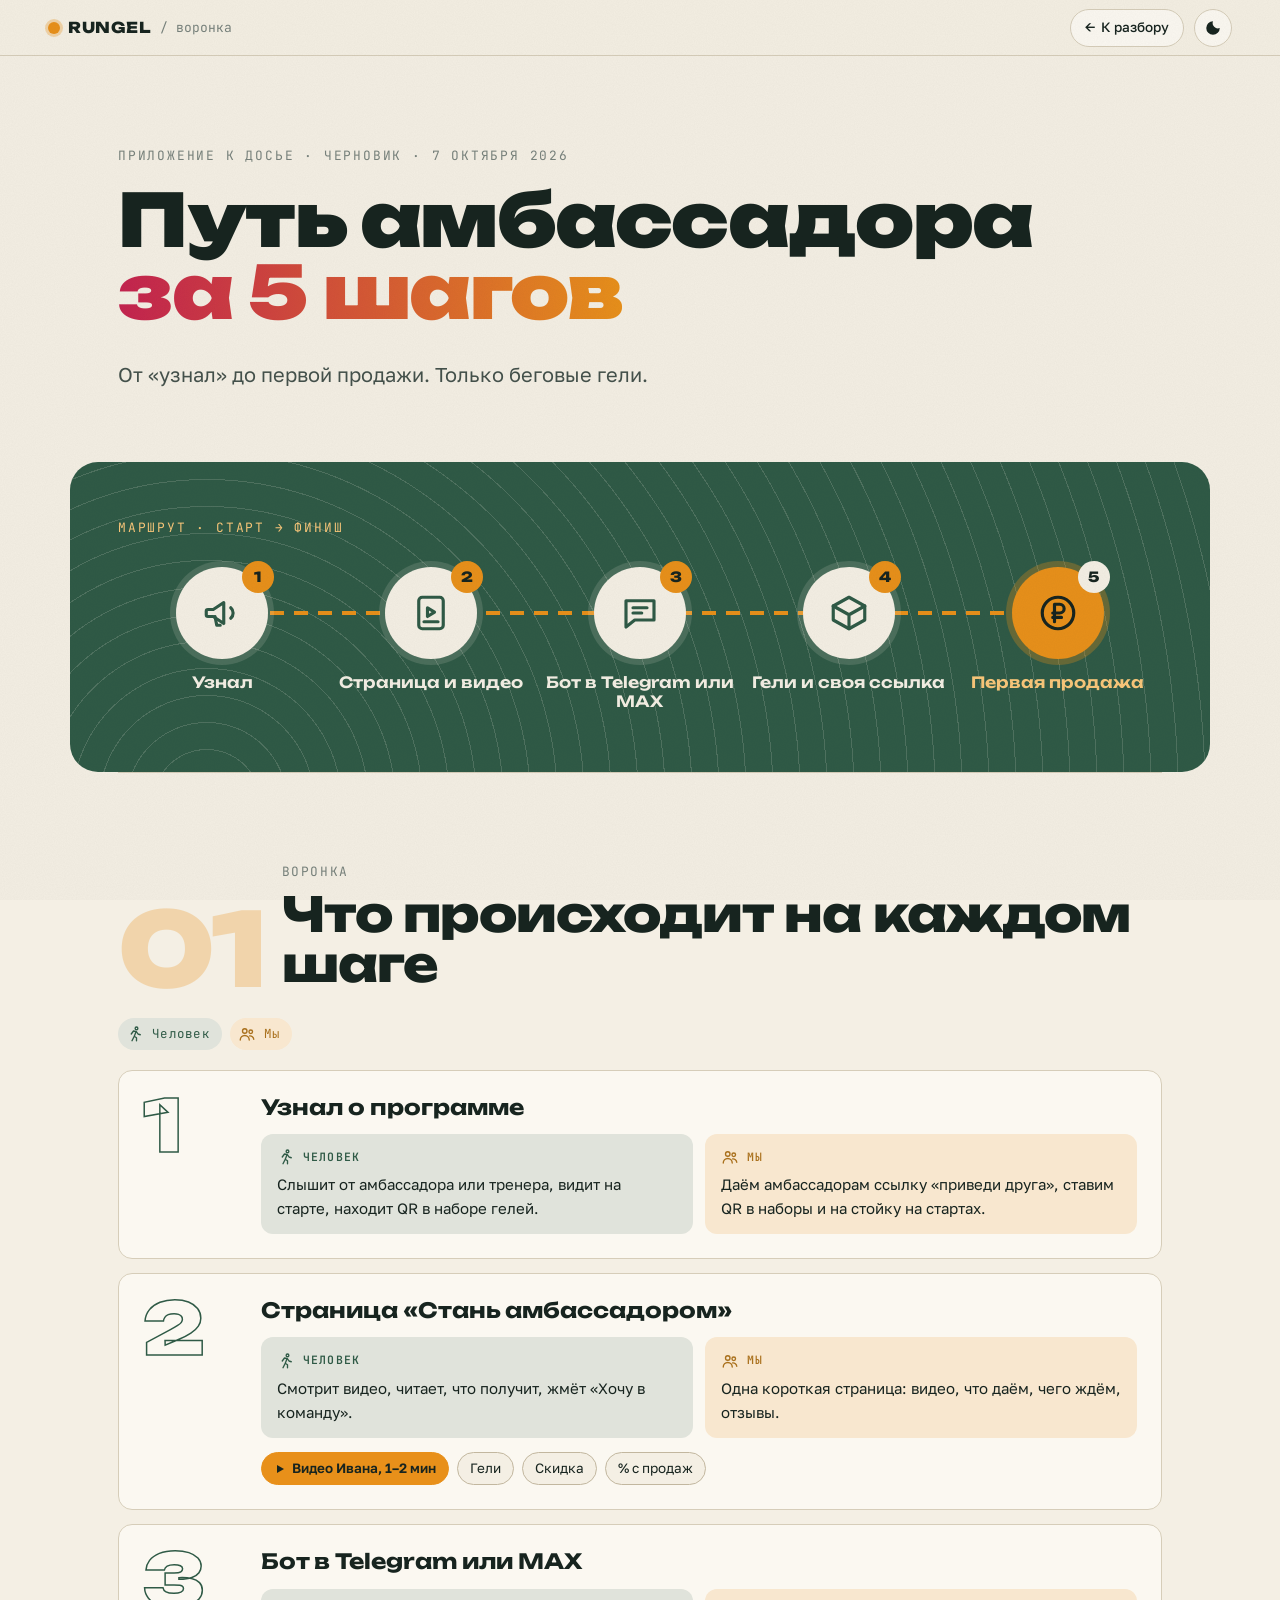
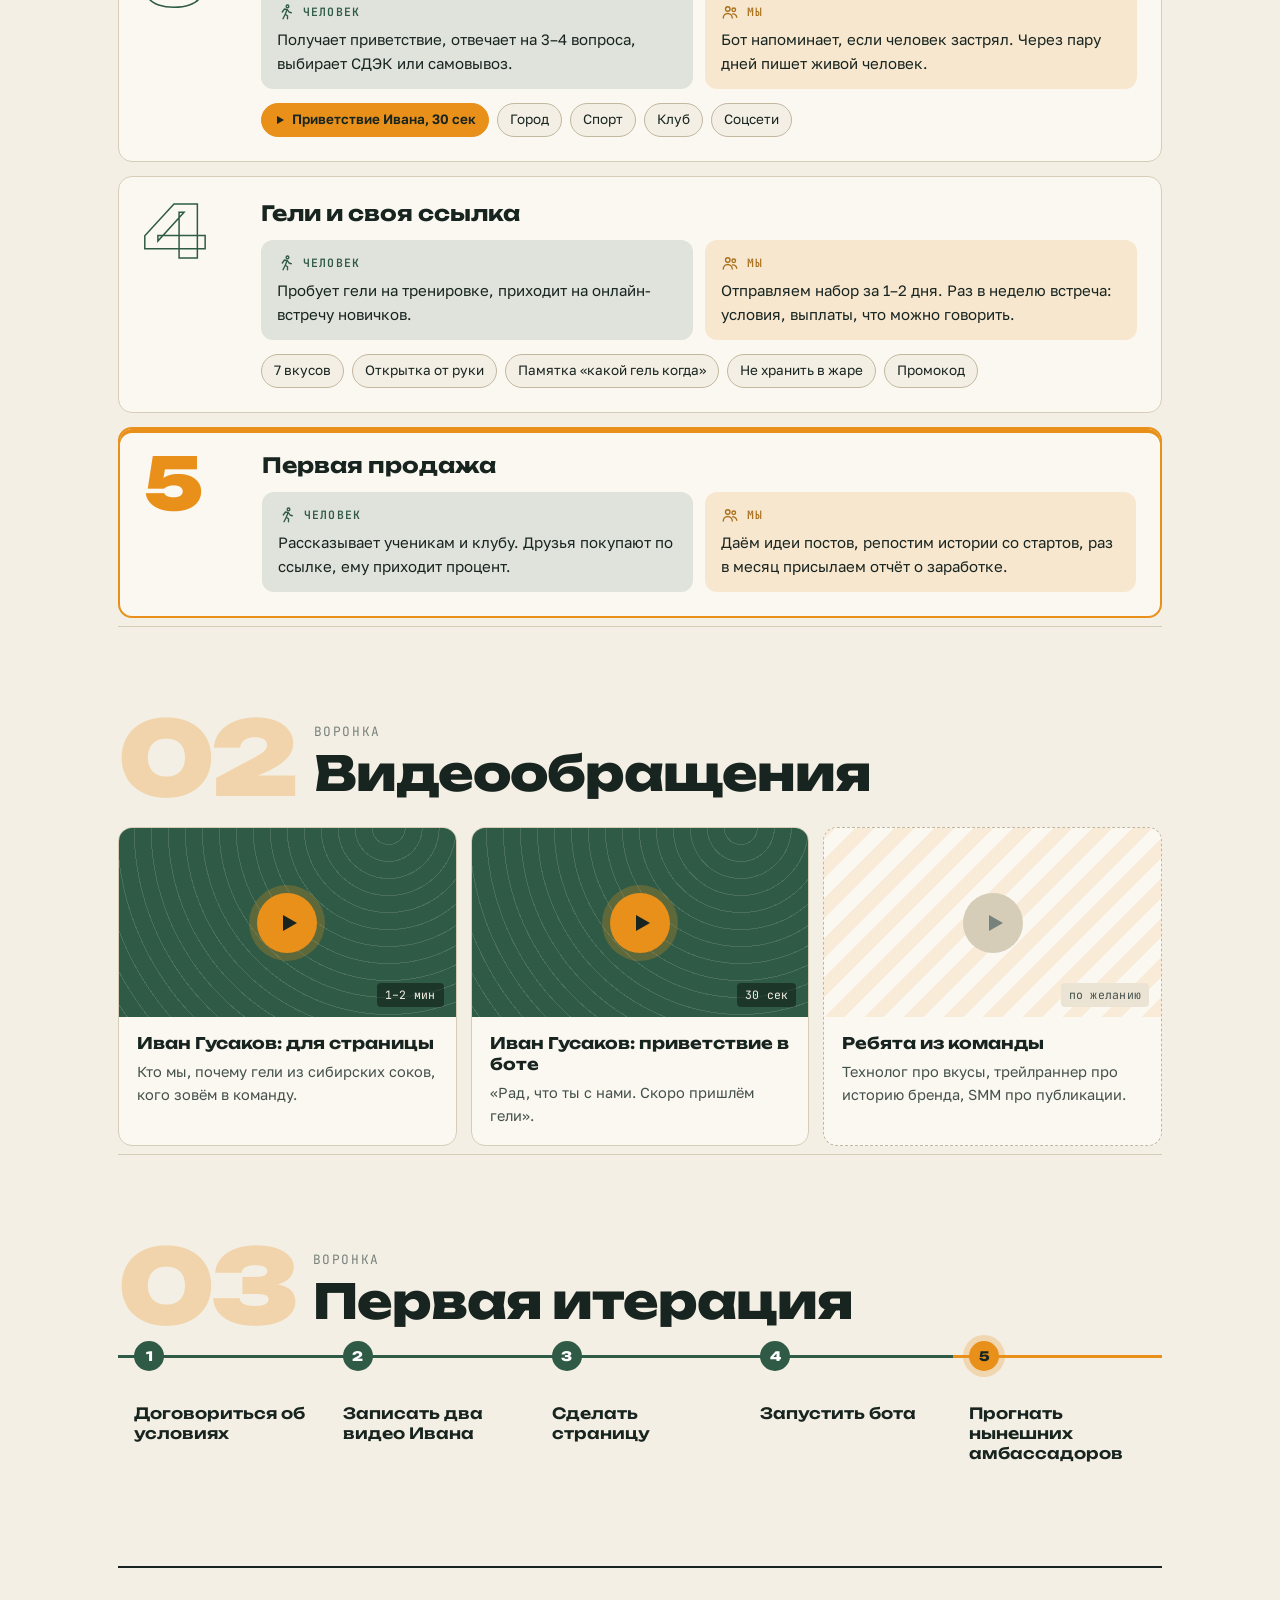
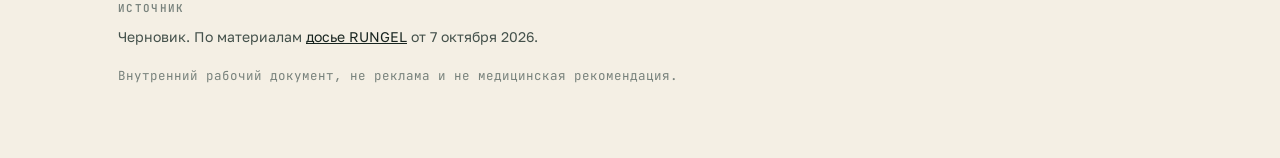
<file: funnel.html>
<!doctype html>
<html lang="ru">
<head>
  <meta charset="utf-8">
  <meta name="viewport" content="width=device-width, initial-scale=1">
  <meta name="robots" content="noindex, nofollow">
  <title>RUNGEL PRO SPORT — воронка амбассадора</title>
  <meta name="description" content="Путь амбассадора RUNGEL PRO SPORT за 5 шагов: от «узнал» до первой продажи. Приложение к разбору.">
  <link rel="preconnect" href="https://fonts.googleapis.com">
  <link rel="preconnect" href="https://fonts.gstatic.com" crossorigin>
  <link href="https://fonts.googleapis.com/css2?family=Unbounded:wght@400;600;800;900&family=Golos+Text:wght@400;500;600;700&family=JetBrains+Mono:wght@400;600&display=swap" rel="stylesheet">
  <link rel="stylesheet" href="assets/styles.css">
  <link rel="icon" href="data:image/svg+xml,%3Csvg xmlns='http://www.w3.org/2000/svg' viewBox='0 0 64 64'%3E%3Ccircle cx='32' cy='32' r='30' fill='%23E8901A'/%3E%3Cpath d='M20 44 L32 16 L44 44' fill='none' stroke='%2317241F' stroke-width='6' stroke-linejoin='round'/%3E%3C/svg%3E">
  <script>
    // до отрисовки, чтобы не мигала тема; ключ общий с THEME_KEY в assets/script.js
    try { var t = localStorage.getItem('rg-theme'); if (t) document.documentElement.dataset.theme = t; } catch (e) {}
  </script>
</head>
<body class="page-funnel">
  <div class="progress" aria-hidden="true"><span></span></div>

  <svg width="0" height="0" style="position:absolute" aria-hidden="true">
    <symbol id="i-mega" viewBox="0 0 24 24"><path d="M3 11v2a1 1 0 0 0 1 1h3l6 4V6L7 10H4a1 1 0 0 0-1 1z"/><path d="M17 9a4 4 0 0 1 0 6"/><path d="M8 14l1 5h2"/></symbol>
    <symbol id="i-page" viewBox="0 0 24 24"><rect x="5" y="3" width="14" height="18" rx="2"/><path d="M10 9l4 2.5-4 2.5z"/><path d="M8 17h8"/></symbol>
    <symbol id="i-chat" viewBox="0 0 24 24"><path d="M4 5h16v11H9l-5 4z"/><path d="M8 9h8M8 12h5"/></symbol>
    <symbol id="i-box" viewBox="0 0 24 24"><path d="M3 8l9-5 9 5v8l-9 5-9-5z"/><path d="M3 8l9 5 9-5M12 13v8"/></symbol>
    <symbol id="i-coin" viewBox="0 0 24 24"><circle cx="12" cy="12" r="9"/><path d="M10 17V7h3a2.5 2.5 0 0 1 0 5h-4M9 14.5h5"/></symbol>
    <symbol id="i-run" viewBox="0 0 24 24"><circle cx="14" cy="4.5" r="1.8"/><path d="M8 21l3-6 3 2v4M7 12l3-4 4 1 2 3 3 1M11 15l2-5"/></symbol>
    <symbol id="i-team" viewBox="0 0 24 24"><circle cx="9" cy="8" r="3"/><path d="M3 20a6 6 0 0 1 12 0"/><circle cx="17" cy="9" r="2.4"/><path d="M15.5 14.5A5 5 0 0 1 21 19"/></symbol>
    <symbol id="i-play" viewBox="0 0 24 24"><path d="M6 4l14 8-14 8z" fill="currentColor" stroke="none"/></symbol>
  </svg>

  <header class="topbar">
    <a class="brand" href="index.html"><span class="brand-dot"></span>RUNGEL<span class="brand-sub">/ воронка</span></a>
    <div class="topbar-tools">
      <a class="back-link" href="index.html"><span aria-hidden="true">←</span> К&nbsp;разбору</a>
      <button type="button" class="theme-toggle" aria-label="Сменить тему" title="Сменить тему">
        <svg viewBox="0 0 24 24" width="18" height="18" aria-hidden="true"><path d="M12 3a9 9 0 1 0 9 9 7 7 0 0 1-9-9z" fill="currentColor"/></svg>
      </button>
    </div>
  </header>

  <div class="layout layout-single">
    <main id="top">
      <!-- ============ HERO ============ -->
      <section class="hero">
        <p class="eyebrow mono">Приложение к досье · черновик · 7 октября 2026</p>
        <h1 class="hero-title fn-title">
          <span class="ht-line">Путь амбассадора</span>
          <span class="ht-line ht-accent">за&nbsp;5&nbsp;шагов</span>
        </h1>
        <p class="hero-lead">От «узнал» до первой продажи. Только беговые гели.</p>
      </section>

      <!-- ============ КАРТА ПУТИ ============ -->
      <section class="fn-map" aria-label="Карта пути амбассадора">
        <p class="eyebrow mono fn-map-label">Маршрут · старт → финиш</p>
        <ol class="fn-path">
          <li class="fn-node"><span class="fn-dot"><svg class="i"><use href="#i-mega"/></svg><em>1</em></span><strong>Узнал</strong></li>
          <li class="fn-node"><span class="fn-dot"><svg class="i"><use href="#i-page"/></svg><em>2</em></span><strong>Страница и видео</strong></li>
          <li class="fn-node"><span class="fn-dot"><svg class="i"><use href="#i-chat"/></svg><em>3</em></span><strong>Бот в Telegram или MAX</strong></li>
          <li class="fn-node"><span class="fn-dot"><svg class="i"><use href="#i-box"/></svg><em>4</em></span><strong>Гели и своя ссылка</strong></li>
          <li class="fn-node fn-finish"><span class="fn-dot"><svg class="i"><use href="#i-coin"/></svg><em>5</em></span><strong>Первая продажа</strong></li>
        </ol>
      </section>

      <!-- ============ 01 ШАГИ ============ -->
      <section id="steps" class="part part-analysis">
        <header class="part-head">
          <span class="part-num">01</span>
          <div><p class="part-kicker mono">Воронка</p><h2>Что происходит на&nbsp;каждом шаге</h2></div>
        </header>

        <div class="fn-legend mono">
          <span class="fn-key fn-key-you"><svg class="i"><use href="#i-run"/></svg>Человек</span>
          <span class="fn-key fn-key-we"><svg class="i"><use href="#i-team"/></svg>Мы</span>
        </div>

        <ol class="fn-steps">
          <li class="fn-step">
            <span class="fn-num">1</span>
            <div class="fn-body">
              <h3>Узнал о программе</h3>
              <div class="fn-cols">
                <div class="fn-col fn-col-you"><p class="fn-lbl mono"><svg class="i"><use href="#i-run"/></svg>Человек</p><p>Слышит от амбассадора или тренера, видит на старте, находит QR в наборе гелей.</p></div>
                <div class="fn-col fn-col-we"><p class="fn-lbl mono"><svg class="i"><use href="#i-team"/></svg>Мы</p><p>Даём амбассадорам ссылку «приведи друга», ставим QR в наборы и на стойку на стартах.</p></div>
              </div>
            </div>
          </li>

          <li class="fn-step">
            <span class="fn-num">2</span>
            <div class="fn-body">
              <h3>Страница «Стань амбассадором»</h3>
              <div class="fn-cols">
                <div class="fn-col fn-col-you"><p class="fn-lbl mono"><svg class="i"><use href="#i-run"/></svg>Человек</p><p>Смотрит видео, читает, что получит, жмёт «Хочу в команду».</p></div>
                <div class="fn-col fn-col-we"><p class="fn-lbl mono"><svg class="i"><use href="#i-team"/></svg>Мы</p><p>Одна короткая страница: видео, что даём, чего ждём, отзывы.</p></div>
              </div>
              <div class="fn-tags"><span class="fn-tag fn-tag-video"><svg class="i"><use href="#i-play"/></svg>Видео Ивана, 1–2 мин</span><span class="fn-tag">Гели</span><span class="fn-tag">Скидка</span><span class="fn-tag">% с продаж</span></div>
            </div>
          </li>

          <li class="fn-step">
            <span class="fn-num">3</span>
            <div class="fn-body">
              <h3>Бот в Telegram или MAX</h3>
              <div class="fn-cols">
                <div class="fn-col fn-col-you"><p class="fn-lbl mono"><svg class="i"><use href="#i-run"/></svg>Человек</p><p>Получает приветствие, отвечает на 3–4 вопроса, выбирает СДЭК или самовывоз.</p></div>
                <div class="fn-col fn-col-we"><p class="fn-lbl mono"><svg class="i"><use href="#i-team"/></svg>Мы</p><p>Бот напоминает, если человек застрял. Через пару дней пишет живой человек.</p></div>
              </div>
              <div class="fn-tags"><span class="fn-tag fn-tag-video"><svg class="i"><use href="#i-play"/></svg>Приветствие Ивана, 30 сек</span><span class="fn-tag">Город</span><span class="fn-tag">Спорт</span><span class="fn-tag">Клуб</span><span class="fn-tag">Соцсети</span></div>
            </div>
          </li>

          <li class="fn-step">
            <span class="fn-num">4</span>
            <div class="fn-body">
              <h3>Гели и своя ссылка</h3>
              <div class="fn-cols">
                <div class="fn-col fn-col-you"><p class="fn-lbl mono"><svg class="i"><use href="#i-run"/></svg>Человек</p><p>Пробует гели на тренировке, приходит на онлайн-встречу новичков.</p></div>
                <div class="fn-col fn-col-we"><p class="fn-lbl mono"><svg class="i"><use href="#i-team"/></svg>Мы</p><p>Отправляем набор за 1–2 дня. Раз в неделю встреча: условия, выплаты, что можно говорить.</p></div>
              </div>
              <div class="fn-tags"><span class="fn-tag">7 вкусов</span><span class="fn-tag">Открытка от руки</span><span class="fn-tag">Памятка «какой гель когда»</span><span class="fn-tag">Не хранить в жаре</span><span class="fn-tag">Промокод</span></div>
            </div>
          </li>

          <li class="fn-step fn-step-finish">
            <span class="fn-num">5</span>
            <div class="fn-body">
              <h3>Первая продажа</h3>
              <div class="fn-cols">
                <div class="fn-col fn-col-you"><p class="fn-lbl mono"><svg class="i"><use href="#i-run"/></svg>Человек</p><p>Рассказывает ученикам и клубу. Друзья покупают по ссылке, ему приходит процент.</p></div>
                <div class="fn-col fn-col-we"><p class="fn-lbl mono"><svg class="i"><use href="#i-team"/></svg>Мы</p><p>Даём идеи постов, репостим истории со стартов, раз в месяц присылаем отчёт о заработке.</p></div>
              </div>
            </div>
          </li>
        </ol>
      </section>

      <!-- ============ 02 ВИДЕО ============ -->
      <section id="videos" class="part part-analysis">
        <header class="part-head">
          <span class="part-num">02</span>
          <div><p class="part-kicker mono">Воронка</p><h2>Видеообращения</h2></div>
        </header>
        <div class="fn-vids">
          <article class="fn-vid">
            <div class="fn-screen"><span class="fn-play"><svg class="i"><use href="#i-play"/></svg></span><span class="fn-dur mono">1–2 мин</span></div>
            <div class="fn-cap"><h4>Иван Гусаков: для страницы</h4><p>Кто мы, почему гели из сибирских соков, кого зовём в команду.</p></div>
          </article>
          <article class="fn-vid">
            <div class="fn-screen"><span class="fn-play"><svg class="i"><use href="#i-play"/></svg></span><span class="fn-dur mono">30 сек</span></div>
            <div class="fn-cap"><h4>Иван Гусаков: приветствие в боте</h4><p>«Рад, что ты с нами. Скоро пришлём гели».</p></div>
          </article>
          <article class="fn-vid fn-vid-opt">
            <div class="fn-screen"><span class="fn-play"><svg class="i"><use href="#i-play"/></svg></span><span class="fn-dur mono">по желанию</span></div>
            <div class="fn-cap"><h4>Ребята из команды</h4><p>Технолог про вкусы, трейлраннер про историю бренда, SMM про публикации.</p></div>
          </article>
        </div>
      </section>

      <!-- ============ 03 ИТЕРАЦИЯ ============ -->
      <section id="iteration" class="part part-analysis">
        <header class="part-head">
          <span class="part-num">03</span>
          <div><p class="part-kicker mono">Воронка</p><h2>Первая итерация</h2></div>
        </header>
        <ol class="fn-todo">
          <li>Договориться об условиях</li>
          <li>Записать два видео Ивана</li>
          <li>Сделать страницу</li>
          <li>Запустить бота</li>
          <li>Прогнать нынешних амбассадоров</li>
        </ol>
      </section>

      <footer class="foot">
        <p class="mono foot-title">Источник</p>
        <p>Черновик. По материалам <a href="index.html">досье RUNGEL</a> от 7 октября 2026.</p>
        <p class="foot-note">Внутренний рабочий документ, не реклама и не медицинская рекомендация.</p>
      </footer>
    </main>
  </div>

  <script src="assets/script.js"></script>
</body>
</html>
</file>
<file: assets/styles.css>
/* =========================================================
   RUNGEL PRO SPORT — разбор
   Эстетика: «полевое досье» — тёплая бумага, таёжная тушь,
   ягодные акценты, топографические горизонтали.
   ========================================================= */

:root {
  /* светлое и тёмное значение рядом; тему выбирает color-scheme ниже */
  --paper: light-dark(#f4efe4, #111a16);
  --paper-2: light-dark(#ebe4d4, #17221d);
  --card: light-dark(#fbf8f1, #1a2621);
  --ink: light-dark(#17241f, #ece6d8);
  --ink-2: light-dark(#44514b, #bfc3b8);
  --ink-3: light-dark(#78827c, #8b948d);
  --line: light-dark(#d6cdb9, #2c3a33);
  --line-2: light-dark(#c2b79f, #3b4b43);

  --raspberry: light-dark(#c4234f, #ec4d78);
  --blueberry: light-dark(#3b3f8f, #8a8fe6);
  --buckthorn: #e8901a;
  --cranberry: light-dark(#9e1b2f, #e0566c);
  --ginger: light-dark(#c9a215, #e4c445);
  --coffee: light-dark(#6b4a32, #b88a66);
  --taiga: light-dark(#2f5a46, #5fae89);

  /* уровни доверия */
  --known: var(--ink);
  --unknown: #8a7f68;
  --science: var(--blueberry);
  --analysis: var(--buckthorn);

  /* источники */
  --site: var(--taiga);
  --team: var(--raspberry);
  --ext: var(--blueberry);

  --good: var(--taiga);
  --bad: var(--raspberry);

  --display: "Unbounded", "Arial Black", sans-serif;
  --body: "Golos Text", "Segoe UI", sans-serif;
  --mono: "JetBrains Mono", ui-monospace, monospace;

  /* не зависят от темы: текст на облепиховом фоне и на таёжно-зелёных блоках */
  --on-accent: #17241f;
  --on-dark: #f4efe4;
  --sun: #f9c77a;

  --ease-out: cubic-bezier(.2, .7, .1, 1);
  --radius: 14px;
  --gutter: clamp(16px, 4vw, 48px);
  --topbar-h: 56px;
  color-scheme: light dark;
}
/* ручной выбор темы (кнопка в шапке) перекрывает системный */
:root[data-theme="light"] { color-scheme: light; }
:root[data-theme="dark"] { color-scheme: dark; }

/* ---------- base ---------- */
*, *::before, *::after { box-sizing: border-box; }
html { overflow-x: clip; scroll-behavior: smooth; scroll-padding-top: calc(var(--topbar-h) + 16px); -webkit-text-size-adjust: 100%; }
body {
  margin: 0;
  background: var(--paper);
  color: var(--ink);
  font: 400 16.5px/1.6 var(--body);
  overflow-x: clip;
  text-rendering: optimizeLegibility;
}
body::before { /* бумажное зерно */
  content: ""; position: fixed; inset: 0; pointer-events: none; z-index: 100; opacity: .35; mix-blend-mode: multiply;
  background-image: url("data:image/svg+xml,%3Csvg xmlns='http://www.w3.org/2000/svg' width='160' height='160'%3E%3Cfilter id='n'%3E%3CfeTurbulence type='fractalNoise' baseFrequency='.9' numOctaves='2' stitchTiles='stitch'/%3E%3CfeColorMatrix values='0 0 0 0 0  0 0 0 0 0  0 0 0 0 0  0 0 0 .09 0'/%3E%3C/filter%3E%3Crect width='100%25' height='100%25' filter='url(%23n)'/%3E%3C/svg%3E");
}
:root[data-theme="dark"] body::before { mix-blend-mode: screen; opacity: .2; }
@media (prefers-color-scheme: dark) { :root:not([data-theme="light"]) body::before { mix-blend-mode: screen; opacity: .2; } }

a { color: inherit; }
b, strong { font-weight: 600; }
h1, h2, h3, h4 { margin: 0; font-weight: 600; line-height: 1.2; }
p { margin: 0 0 .8em; }
ul, ol { margin: 0; padding: 0; }
.mono { font-family: var(--mono); font-size: .78em; letter-spacing: .02em; }
::selection { background: var(--buckthorn); color: var(--on-accent); }

/* ---------- поверхность карточек ---------- */
.legend, .gel, .service, .price-chart, .sci, .knowhow li, .brief li, .person,
.quote, .problem, .motive, .case, .story, .risk, .rm-col, .fn-step, .fn-vid { background: var(--card); border: 1px solid var(--line); }

/* ---------- progress ---------- */
.progress { position: fixed; top: 0; left: 0; right: 0; height: 3px; z-index: 60; }
.progress span {
  display: block; height: 100%; width: 100%; transform-origin: 0 50%; transform: scaleX(var(--p, 0));
  background: linear-gradient(90deg, var(--raspberry), var(--buckthorn) 50%, var(--taiga));
}

/* ---------- topbar ---------- */
.topbar {
  position: sticky; top: 0; z-index: 50;
  height: var(--topbar-h);
  display: flex; align-items: center; justify-content: space-between; gap: 12px;
  padding: 0 var(--gutter);
  background: color-mix(in srgb, var(--paper) 86%, transparent);
  backdrop-filter: blur(10px) saturate(1.3);
  -webkit-backdrop-filter: blur(10px) saturate(1.3);
  border-bottom: 1px solid var(--line);
}
.brand { display: flex; align-items: center; gap: 8px; font: 800 15px/1 var(--display); letter-spacing: .04em; text-decoration: none; white-space: nowrap; }
.brand-dot { width: 12px; height: 12px; border-radius: 50%; background: var(--buckthorn); box-shadow: 0 0 0 3px color-mix(in srgb, var(--buckthorn) 30%, transparent); }
.brand-sub { font: 400 13px/1 var(--mono); color: var(--ink-3); letter-spacing: 0; }
.topbar-tools { display: flex; align-items: center; gap: 10px; min-width: 0; }

.filter { display: flex; align-items: center; gap: 4px; padding: 3px; border: 1px solid var(--line); border-radius: 999px; background: var(--card); }
.filter-label { font: 12px var(--mono); color: var(--ink-3); padding: 0 6px 0 8px; }
.filter button {
  font: 500 13px/1 var(--body); color: var(--ink-2); background: none; border: 0; border-radius: 999px;
  padding: 7px 11px; cursor: pointer; transition: background .2s, color .2s;
}
.filter button:hover { color: var(--ink); }
.filter button.is-active { background: var(--ink); color: var(--paper); }
.filter button[data-filter="site"].is-active { background: var(--site); color: #fff; }
.filter button[data-filter="team"].is-active { background: var(--team); color: #fff; }
.filter button[data-filter="ext"].is-active { background: var(--ext); color: #fff; }

.theme-toggle, .menu-toggle {
  width: 38px; height: 38px; flex: none; display: grid; place-items: center;
  border: 1px solid var(--line); border-radius: 50%; background: var(--card); color: var(--ink); cursor: pointer;
}
.menu-toggle { display: none; gap: 3px; align-content: center; }
.menu-toggle span { display: block; width: 16px; height: 2px; background: currentColor; border-radius: 2px; transition: transform .25s, opacity .2s; }
.menu-toggle[aria-expanded="true"] span:nth-child(1) { transform: translateY(5px) rotate(45deg); }
.menu-toggle[aria-expanded="true"] span:nth-child(2) { opacity: 0; }
.menu-toggle[aria-expanded="true"] span:nth-child(3) { transform: translateY(-5px) rotate(-45deg); }

/* ---------- layout ---------- */
.layout {
  display: grid; grid-template-columns: 230px minmax(0, 1fr);
  gap: clamp(24px, 4vw, 64px);
  max-width: 1360px; margin: 0 auto; padding: 0 var(--gutter);
}
main { min-width: 0; padding-bottom: 40px; }

.toc { position: sticky; top: calc(var(--topbar-h) + 28px); align-self: start; padding-top: 40px; max-height: calc(100vh - var(--topbar-h) - 28px); overflow-y: auto; }
.toc-title { font: 600 11px var(--mono); text-transform: uppercase; letter-spacing: .12em; color: var(--ink-3); margin-bottom: 12px; }
.toc ol { list-style: none; border-left: 1px solid var(--line); }
.toc li a {
  display: flex; gap: 10px; align-items: baseline; padding: 6px 0 6px 14px; margin-left: -1px;
  border-left: 2px solid transparent; text-decoration: none; color: var(--ink-2); font-size: 14px; line-height: 1.3;
  transition: color .2s, border-color .2s;
}
.toc li a b { font: 400 11px var(--mono); color: var(--ink-3); min-width: 18px; }
.toc li a:hover { color: var(--ink); }
.toc li a.is-current { color: var(--ink); border-left-color: var(--buckthorn); font-weight: 600; }
.toc li a.is-current b { color: var(--buckthorn); }
.toc-group { font: 600 10.5px var(--mono); text-transform: uppercase; letter-spacing: .12em; color: var(--ink-3); padding: 16px 0 4px 14px; }

/* ---------- hero ---------- */
.hero { position: relative; padding: clamp(40px, 7vw, 96px) 0 48px; container-type: inline-size; }
.eyebrow { color: var(--ink-3); text-transform: uppercase; letter-spacing: .14em; margin-bottom: 18px; }
/* размер от ширины колонки: «PRO SPORT» всегда помещается в одну строку */
.hero-title { font-family: var(--display); font-weight: 900; font-size: clamp(34px, 12.6cqi, 132px); line-height: .92; letter-spacing: -.02em; margin-bottom: 28px; }
.ht-line { display: block; white-space: nowrap; animation: rise .9s var(--ease-out) both; }
.ht-accent {
  width: fit-content; padding-bottom: .04em; animation-delay: .12s;
  background: linear-gradient(90deg, var(--raspberry), var(--buckthorn));
  -webkit-background-clip: text; background-clip: text; color: transparent;
}
.hero-lead { max-width: 640px; font-size: clamp(17px, 1.6vw, 20px); color: var(--ink-2); animation: rise .9s .24s var(--ease-out) both; }

.hero-stats { display: grid; grid-template-columns: repeat(4, minmax(0, 1fr)); margin: 40px 0; border-top: 2px solid var(--ink); animation: rise .9s .36s var(--ease-out) both; }
.stat { padding: 16px 16px 4px 0; border-right: 1px solid var(--line); }
.stat + .stat { padding-left: 16px; }
.stat:last-child { border-right: 0; }
.stat b { display: block; font: 800 clamp(20px, 2.2vw, 30px)/1.1 var(--display); letter-spacing: -.02em; }
.stat span { display: block; font-size: 13.5px; line-height: 1.35; color: var(--ink-3); margin-top: 4px; }

@keyframes rise { from { opacity: 0; transform: translateY(24px); } to { opacity: 1; transform: none; } }

.legend { border-radius: var(--radius); padding: 22px; animation: rise .9s .48s var(--ease-out) both; }
.legend-title { color: var(--ink-3); text-transform: uppercase; letter-spacing: .1em; margin-bottom: 14px; }
.legend-grid { display: grid; grid-template-columns: repeat(4, minmax(0, 1fr)); gap: 12px; }
.lg { display: block; text-decoration: none; padding: 14px; border-radius: 10px; background: var(--paper); border: 1px solid var(--line); transition: transform .2s, border-color .2s; }
.lg:hover { transform: translateY(-2px); border-color: var(--line-2); }
.lg i { display: block; width: 28px; height: 6px; border-radius: 3px; margin-bottom: 10px; }
.lg b { display: block; font: 600 15px var(--display); margin-bottom: 4px; }
.lg span { font-size: 13.5px; color: var(--ink-2); line-height: 1.45; display: block; }
.lg-known i { background: var(--known); }
.lg-unknown i { background: repeating-linear-gradient(90deg, var(--unknown) 0 5px, transparent 5px 8px); }
.lg-science i { background: var(--science); }
.lg-analysis i { background: var(--analysis); }
.sources { margin-top: 16px; font-size: 13.5px; color: var(--ink-3); display: flex; flex-wrap: wrap; align-items: center; gap: 6px 8px; }
.sources .src:not(:first-child) { margin-left: 10px; }

/* ---------- source chips ---------- */
.src {
  display: inline-block; vertical-align: .1em; font: 600 10.5px/1 var(--mono); text-transform: uppercase; letter-spacing: .06em;
  padding: 4px 6px; border-radius: 4px; white-space: nowrap; border: 1px solid currentColor;
}
.src-site { color: var(--site); }
.src-team { color: var(--team); }
.src-ext { color: var(--ext); }

/* фильтр источников */
[data-src] { transition: opacity .3s, filter .3s; }
body[data-filter="site"] [data-src]:not([data-src="site"]),
body[data-filter="team"] [data-src]:not([data-src="team"]),
body[data-filter="ext"] [data-src]:not([data-src="ext"]) { opacity: .18; filter: grayscale(1); }
body[data-filter="site"] [data-src="site"],
body[data-filter="team"] [data-src="team"],
body[data-filter="ext"] [data-src="ext"] { outline: 2px dashed color-mix(in srgb, var(--ink) 25%, transparent); outline-offset: 4px; border-radius: 6px; }

/* ---------- parts ---------- */
.part { padding: clamp(48px, 7vw, 96px) 0 8px; border-top: 1px solid var(--line); }
.part-head { display: flex; align-items: flex-end; gap: 18px; margin-bottom: 28px; }
.part-num { --pc: var(--ink-3); font: 900 clamp(56px, 8vw, 104px)/.8 var(--display); color: color-mix(in srgb, var(--pc) 28%, transparent); letter-spacing: -.04em; flex: none; }
.part-kicker { display: flex; align-items: center; gap: 8px; color: var(--ink-3); text-transform: uppercase; letter-spacing: .12em; margin-bottom: 6px; }
.part-head h2 { font: 800 clamp(28px, 4vw, 48px)/1.05 var(--display); letter-spacing: -.02em; }
.mk { width: 22px; height: 6px; border-radius: 3px; display: inline-block; }
.mk-known { background: var(--known); }
.mk-unknown { background: repeating-linear-gradient(90deg, var(--unknown) 0 5px, transparent 5px 8px); }
.mk-science { background: var(--science); }
.mk-analysis { background: var(--analysis); }
.part-known .part-num { --pc: var(--ink); }
.part-unknown .part-num { --pc: var(--unknown); }
.part-science .part-num { --pc: var(--science); }
.part-analysis .part-num { --pc: var(--analysis); }

.sub { font: 600 19px/1.3 var(--display); margin: 44px 0 16px; display: flex; flex-wrap: wrap; align-items: center; gap: 10px; }
.lead { font-size: 18px; color: var(--ink-2); max-width: 720px; }
.note { color: var(--ink-3); font-size: 14.5px; }
.two-col { display: grid; grid-template-columns: repeat(2, minmax(0, 1fr)); gap: clamp(20px, 3vw, 40px); align-items: start; }

.facts { list-style: none; }
.facts li { position: relative; padding: 0 0 14px 22px; }
.facts li::before { content: ""; position: absolute; left: 2px; top: .65em; width: 8px; height: 8px; border-radius: 50%; background: var(--ink); }

.legend-quote { margin: 0; padding: 56px 28px 28px; border-radius: var(--radius); background: var(--ink); color: var(--paper); position: relative; overflow: hidden; }
.legend-quote::before { content: "«"; position: absolute; left: 24px; top: 12px; font: 900 72px/1 var(--display); color: var(--buckthorn); }
.legend-quote p { font: 600 clamp(18px, 2vw, 23px)/1.35 var(--display); position: relative; }
.legend-quote cite { font: normal 13px var(--mono); opacity: .75; display: flex; align-items: center; gap: 8px; }
.legend-quote .src { color: var(--buckthorn); }

/* timeline */
.timeline { list-style: none; display: grid; grid-template-columns: repeat(3, minmax(0, 1fr)); gap: 0; counter-reset: s; position: relative; }
.timeline > li { position: relative; padding: 28px 22px 10px 0; border-top: 2px solid var(--ink); }
.timeline > li + li { padding-left: 22px; border-left: 1px dashed var(--line-2); }
.timeline > li::before { content: ""; position: absolute; top: -8px; left: 0; width: 14px; height: 14px; border-radius: 50%; background: var(--paper); border: 2px solid var(--ink); }
.timeline > li + li::before { left: 22px; }
.timeline > li:last-child { border-top-color: var(--buckthorn); }
.timeline > li:last-child::before { background: var(--buckthorn); border-color: var(--buckthorn); box-shadow: 0 0 0 6px color-mix(in srgb, var(--buckthorn) 25%, transparent); }
.tl-step { font: 600 11px var(--mono); text-transform: uppercase; letter-spacing: .12em; color: var(--ink-3); }
.timeline h4 { font: 700 20px var(--display); margin: 6px 0 12px; }
.timeline ul { list-style: none; }
.timeline ul li { font-size: 15px; color: var(--ink-2); padding: 0 0 8px 14px; position: relative; }
.timeline ul li::before { content: "—"; position: absolute; left: 0; color: var(--ink-3); }

/* gels */
.gels { display: grid; grid-template-columns: repeat(auto-fill, minmax(190px, 1fr)); gap: 14px; }
.gel { border-radius: var(--radius); padding: 14px; display: flex; flex-direction: column; transition: transform .25s, box-shadow .25s; }
.gel:hover { transform: translateY(-4px) rotate(-.4deg); box-shadow: 0 14px 30px -18px var(--c); }
.gel-pack {
  position: relative; height: 112px; border-radius: 10px 10px 30px 30px; margin-bottom: 14px; overflow: hidden;
  background: linear-gradient(160deg, color-mix(in srgb, var(--c) 82%, #fff) 0%, var(--c) 55%, color-mix(in srgb, var(--c) 70%, #000) 100%);
  display: flex; align-items: flex-end; padding: 12px; color: #fff; container-type: inline-size;
}
.gel-pack::before { /* «отрывной» язычок стика */
  content: ""; position: absolute; top: 0; left: 0; right: 0; height: 14px;
  background: repeating-linear-gradient(90deg, rgba(255,255,255,.35) 0 2px, transparent 2px 6px);
}
.gel-pack::after { content: ""; position: absolute; right: -20px; top: 20px; width: 90px; height: 90px; border-radius: 50%; background: rgba(255,255,255,.14); }
.gel-pack span { font: 700 clamp(11px, 9cqi, 16px)/1.15 var(--display); position: relative; z-index: 1; min-width: 0; text-shadow: 0 1px 8px rgba(0,0,0,.25); }
.gel-pack small { display: block; margin-top: 3px; font: 500 12px/1.2 var(--body); opacity: .9; }
.gel-type { font: 11.5px var(--mono); text-transform: uppercase; letter-spacing: .05em; color: var(--c); margin-bottom: 6px; filter: brightness(.9); }
.gel-fn { font-size: 14.5px; line-height: 1.4; flex: 1; }
.gel-price { margin: 8px 0 0; font-size: 13px; color: var(--ink-3); border-top: 1px dashed var(--line); padding-top: 8px; }
.gel-price b { font: 700 18px var(--display); color: var(--ink); }

/* callouts */
.callout { border-radius: var(--radius); padding: 22px; margin-top: 44px; }
.callout-title { text-transform: uppercase; letter-spacing: .1em; font-weight: 600; margin-bottom: 12px; }
.callout ul { list-style: none; }
.callout li { padding: 0 0 10px 18px; position: relative; font-size: 15px; }
.callout li::before { content: "?"; position: absolute; left: 0; font: 700 13px var(--mono); color: var(--raspberry); top: 2px; }
.callout-warn {
  background: repeating-linear-gradient(-45deg, color-mix(in srgb, var(--buckthorn) 10%, var(--card)) 0 14px, var(--card) 14px 28px);
  border: 2px solid var(--buckthorn);
}
.callout-warn .callout-title { color: color-mix(in srgb, var(--buckthorn) 75%, var(--ink)); }
.callout-opportunity { background: var(--taiga); color: var(--on-dark); }
.callout-opportunity .callout-title { color: var(--sun); }
.callout-opportunity p:last-child { margin: 0; font-size: 16.5px; }

/* chips */
.chips { display: flex; flex-wrap: wrap; gap: 8px; }
.chip { padding: 8px 14px; border-radius: 999px; background: var(--card); border: 1px solid var(--line); font-size: 14.5px; }
.chip::before { content: "✓ "; color: var(--good); font-weight: 700; }

/* services */
.service { display: flex; gap: 16px; align-items: center; padding: 16px; border-radius: var(--radius); margin-bottom: 12px; }
.service-big { font: 900 54px/1 var(--display); color: var(--buckthorn); }
.service p { margin: 0; font-size: 15px; }
.referral { display: flex; align-items: stretch; gap: 6px; flex-wrap: wrap; }
.ref-node { flex: 1 1 0; min-width: 84px; padding: 10px; border-radius: 10px; border: 1px solid var(--line); background: var(--card); text-align: center; }
.ref-node b { display: block; font: 700 18px var(--display); }
.ref-node span { font-size: 12px; color: var(--ink-3); line-height: 1.3; display: block; }
.ref-you { background: var(--ink); color: var(--paper); border-color: var(--ink); }
.ref-you span { color: inherit; opacity: .7; }
.ref-arrow { align-self: center; color: var(--ink-3); font-family: var(--mono); }

/* price chart */
.price-chart { border-radius: var(--radius); padding: 20px; }
.pc-axis, .pc-row { display: grid; grid-template-columns: 240px minmax(0, 1fr); gap: 16px; align-items: center; }
.pc-axis { color: var(--ink-3); margin-bottom: 6px; }
.pc-axis::before { content: ""; }
.pc-scale { position: relative; height: 1.4em; }
.pc-scale span { position: absolute; top: 0; transform: translateX(-50%); white-space: nowrap; }
.pc-scale span:nth-child(1) { left: 0; transform: none; }
.pc-scale span:nth-child(2) { left: 25%; }
.pc-scale span:nth-child(3) { left: 50%; }
.pc-scale span:nth-child(4) { left: 75%; }
.pc-scale span:nth-child(5) { left: 100%; transform: translateX(-100%); }
.pc-row { padding: 12px 0; border-top: 1px dashed var(--line); }
.pc-label b { display: block; font-size: 15px; }
.pc-label span { font-size: 12.5px; color: var(--ink-3); line-height: 1.3; display: block; }
.pc-track {
  position: relative; height: 34px; border-radius: 6px;
  background: repeating-linear-gradient(90deg, var(--line) 0 1px, transparent 1px 25%), linear-gradient(var(--line), var(--line)) right / 1px 100% no-repeat;
}
.pc-bar {
  position: absolute; top: 4px; bottom: 4px; border-radius: 5px;
  left: calc(var(--from) / 400 * 100%); width: calc((var(--to) - var(--from)) / 400 * 100%);
  background: var(--ink-3); transform-origin: left; animation: grow 1s var(--ease-out) both;
}
.pc-bar em { position: absolute; left: 0; bottom: calc(100% + 2px); font: normal 600 12px var(--mono); white-space: nowrap; color: var(--ink); }
.pc-point { width: 12px; height: 12px; top: 11px; border-radius: 50%; background: var(--ink-2); margin-left: -6px; }
.pc-point em { bottom: auto; top: -3px; left: 18px; }
.is-us .pc-bar { background: linear-gradient(90deg, var(--raspberry), var(--buckthorn)); }
.is-us .pc-label b { color: var(--raspberry); }
.pc-import { background: repeating-linear-gradient(-45deg, var(--blueberry) 0 6px, color-mix(in srgb, var(--blueberry) 70%, transparent) 6px 12px); }
.pc-import em { left: auto; right: 0; }
.pc-unknown { left: 0; right: 0; width: auto; background: none; border: 1.5px dashed var(--line-2); }
.pc-unknown em { position: static; display: grid; place-items: center; height: 100%; color: var(--ink-3); font-weight: 400; }
.price-chart .note { margin: 14px 0 0; }
@keyframes grow { from { transform: scaleX(0); } }

.answered { margin-top: 40px; padding: 18px 20px; border-left: 4px solid var(--good); background: color-mix(in srgb, var(--good) 8%, transparent); border-radius: 0 var(--radius) var(--radius) 0; }
.answered-title { color: var(--good); text-transform: uppercase; letter-spacing: .1em; font-weight: 600; }
.answered ul { list-style: none; }
.answered li { padding: 4px 0; font-size: 15px; }
.answered s { color: var(--ink-3); }

/* ---------- unknown: checklist ---------- */
.q-grid { display: grid; grid-template-columns: repeat(auto-fill, minmax(300px, 1fr)); gap: 14px; margin-top: 24px; }
.q-card { background: var(--card); border: 1.5px dashed var(--line-2); border-radius: var(--radius); padding: 20px; }
.q-card h4 { font: 700 17px var(--display); margin-bottom: 12px; }
.q-card h4.mt { margin-top: 20px; }
.q-hot { border-color: var(--raspberry); border-style: solid; position: relative; }
.q-hot::after { content: "приоритет"; position: absolute; top: -10px; right: 16px; font: 600 10.5px var(--mono); text-transform: uppercase; letter-spacing: .08em; background: var(--raspberry); color: #fff; padding: 3px 8px; border-radius: 4px; }
.q-wide { max-width: 860px; }
.checklist { list-style: none; }
.checklist li { padding: 2px 0; }
.checklist label { display: block; position: relative; padding: 8px 6px 8px 38px; margin: 0 -6px; border-radius: 8px; cursor: pointer; font-size: 15px; line-height: 1.45; transition: background .2s; }
.checklist label:hover { background: var(--paper); }
.checklist input {
  appearance: none; -webkit-appearance: none; position: absolute; left: 6px; top: 9px; width: 20px; height: 20px; margin: 0; border: 1.5px solid var(--ink-3); border-radius: 5px; cursor: pointer;
  display: grid; place-items: center; transition: background .2s, border-color .2s;
}
.checklist input::after { content: ""; width: 10px; height: 6px; border-left: 2px solid #fff; border-bottom: 2px solid #fff; transform: rotate(-45deg) translate(1px, -1px) scale(0); transition: transform .2s; }
.checklist input:checked { background: var(--good); border-color: var(--good); }
.checklist input:checked::after { transform: rotate(-45deg) translate(1px, -1px) scale(1); }
.checklist label:has(input:checked) { color: var(--ink-3); text-decoration: line-through; text-decoration-color: var(--ink-3); }
.checklist input:focus-visible { outline: 2px solid var(--buckthorn); outline-offset: 2px; }

/* ---------- science ---------- */
.sci-grid { display: grid; grid-template-columns: repeat(3, minmax(0, 1fr)); gap: 14px; margin-top: 24px; }
.sci { border-top: 4px solid var(--science); border-radius: var(--radius); padding: 18px; }
.sci p { font-size: 14.5px; color: var(--ink-2); margin-bottom: 0; }
.sci h4 { font: 700 18px var(--display); margin: 2px 0 8px; }
.sci .sci-tag { text-transform: uppercase; letter-spacing: .08em; margin-bottom: 4px; }
.sci .sci-num { font: 800 36px/1 var(--display); color: var(--ink); margin: 4px 0 10px; letter-spacing: -.02em; }
.sci-num small { font-size: 15px; font-weight: 600; color: var(--ink-3); }
.sci-wide { grid-column: 1 / -1; }
.sci-caution { border-top-color: var(--buckthorn); }
.sci-caution .sci-tag { color: color-mix(in srgb, var(--buckthorn) 80%, var(--ink)); }

.carb-scale { margin: 14px 0 16px; max-width: 760px; }
.cs-bar, .cs-gel { position: relative; height: 46px; }
.cs-gel { height: 30px; margin-top: 6px; }
.cs-zone, .cs-gel span {
  position: absolute; top: 0; bottom: 0; left: calc(var(--a) / 100 * 100%); width: calc((var(--b) - var(--a)) / 100 * 100%);
  display: flex; flex-direction: column; justify-content: center; padding: 0 10px; font: 700 13.5px/1.15 var(--display); color: #fff; white-space: nowrap;
  animation: grow 1s var(--ease-out) both; transform-origin: left;
}
.cs-zone small { font: 400 10.5px var(--mono); opacity: .85; overflow: hidden; text-overflow: ellipsis; }
.cs-base { background: var(--science); border-radius: 8px 0 0 8px; }
.cs-long { background: color-mix(in srgb, var(--science) 55%, var(--paper)); color: var(--ink); border-radius: 0 8px 8px 0; animation-delay: .2s; }
.cs-gel span { background: repeating-linear-gradient(-45deg, var(--buckthorn) 0 6px, color-mix(in srgb, var(--buckthorn) 75%, #fff) 6px 12px); color: var(--on-accent); border-radius: 6px; font-size: 12px; }
.cs-gel em { position: absolute; left: calc(30% + 8px); top: 0; line-height: 30px; font: normal 600 12.5px/30px var(--mono); color: var(--ink-2); white-space: nowrap; }
.cs-axis { position: relative; height: 1.4em; color: var(--ink-3); margin-top: 6px; }
.cs-axis span { position: absolute; transform: translateX(-50%); white-space: nowrap; }
.cs-axis span:nth-child(1) { left: 0; transform: none; }
.cs-axis span:nth-child(2) { left: 30%; }
.cs-axis span:nth-child(3) { left: 60%; }
.cs-axis span:nth-child(4) { left: 90%; }

/* ---------- analysis ---------- */
.knowhow { list-style: none; counter-reset: k; display: grid; grid-template-columns: repeat(2, minmax(0, 1fr)); gap: 14px; }
.knowhow li { counter-increment: k; position: relative; padding: 18px 18px 18px 70px; border-radius: var(--radius); font-size: 15px; }
.knowhow li::before { content: counter(k); position: absolute; left: 18px; top: 12px; font: 900 40px/1 var(--display); color: var(--analysis); }

.versus { display: grid; grid-template-columns: minmax(0, 1fr) minmax(0, 1.4fr); gap: 14px; margin-top: 44px; }
.vs-col { border-radius: var(--radius); padding: 22px; }
.vs-col h4 { font: 800 22px var(--display); margin-bottom: 14px; display: flex; align-items: center; gap: 10px; }
.vs-col ul { list-style: none; }
.vs-col li { padding: 0 0 12px 26px; position: relative; font-size: 15px; }
.vs-plus { background: color-mix(in srgb, var(--good) 10%, var(--card)); border: 1px solid color-mix(in srgb, var(--good) 35%, transparent); }
.vs-plus h4::before { content: "+"; color: var(--good); }
.vs-plus li::before { content: "↑"; position: absolute; left: 0; color: var(--good); font-weight: 700; }
.vs-minus { background: color-mix(in srgb, var(--bad) 7%, var(--card)); border: 1px solid color-mix(in srgb, var(--bad) 30%, transparent); }
.vs-minus h4::before { content: "−"; color: var(--bad); }
.vs-minus li::before { content: "!"; position: absolute; left: 4px; color: var(--bad); font-weight: 800; }
.vs-col .vs-key { background: color-mix(in srgb, var(--bad) 12%, transparent); border-radius: 8px; padding: 10px 10px 10px 30px; margin-bottom: 12px; }
.vs-col .vs-key::before { top: 10px; left: 12px; }
.vs-key em { font-style: normal; font-weight: 700; color: var(--bad); }

.verdict { margin: 44px 0 0; padding: clamp(24px, 4vw, 44px); border-radius: var(--radius); background: var(--ink); color: var(--paper); position: relative; overflow: hidden; }
.verdict::after { content: ""; position: absolute; right: -80px; bottom: -80px; width: 260px; height: 260px; border-radius: 50%; border: 40px solid var(--buckthorn); opacity: .25; }
.verdict-label { color: var(--buckthorn); text-transform: uppercase; letter-spacing: .14em; font-weight: 600; }
.verdict p { font-size: clamp(17px, 1.8vw, 21px); line-height: 1.55; max-width: min(820px, calc(100% - 140px)); position: relative; z-index: 1; }
.verdict .verdict-next { margin: 0; font-size: 16px; color: color-mix(in srgb, var(--paper) 75%, transparent); }
.verdict-next a { color: var(--buckthorn); }

/* ---------- divider ---------- */
.divider {
  margin: 80px calc(var(--gutter) * -1) 0; padding: clamp(48px, 8vw, 110px) var(--gutter);
  background: var(--taiga); color: var(--on-dark); border-radius: 28px; position: relative; overflow: hidden; container-type: inline-size;
}
.divider::before {
  content: ""; position: absolute; inset: 0; opacity: .18;
  background: repeating-radial-gradient(circle at 85% 20%, transparent 0 22px, var(--on-dark) 22px 23px);
}
.divider > * { position: relative; }
.divider .eyebrow { color: var(--sun); }
.divider-title { font: 900 clamp(24px, 7.2cqi, 80px)/1.05 var(--display); letter-spacing: -.03em; margin-bottom: 24px; }
.divider-title span { display: block; color: var(--sun); }
.divider-meta { display: flex; flex-wrap: wrap; gap: 10px 28px; margin-bottom: 20px; font-size: 15px; opacity: .85; }
.divider-meta b { font: 800 26px var(--display); margin-right: 6px; color: var(--sun); }
.divider-note { max-width: 760px; font-size: 15.5px; opacity: .85; margin: 0; }

/* ---------- ambassadors ---------- */
.brief { list-style: none; counter-reset: b; display: grid; gap: 10px; }
.brief li { counter-increment: b; position: relative; min-height: 64px; padding: 14px 18px 14px 66px; border-radius: 12px; font-size: 15.5px; }
.brief li::before { content: counter(b); position: absolute; left: 14px; top: 14px; display: grid; place-items: center; width: 36px; height: 36px; border-radius: 50%; font: 800 15px var(--display); color: #fff; }
.b-good::before { background: var(--good); }
.b-bad::before { background: var(--bad); }

.geo { display: flex; flex-wrap: wrap; gap: 8px; align-items: center; margin-bottom: 20px; }
.geo-city { padding: 6px 12px; border-radius: 999px; border: 1px solid var(--line-2); font-size: 14px; background: var(--card); }
.geo-core { background: var(--ink); color: var(--paper); border-color: var(--ink); }
.geo-south { border-color: var(--buckthorn); background: color-mix(in srgb, var(--buckthorn) 15%, var(--card)); }
.geo-legend { color: var(--ink-3); display: inline-flex; align-items: center; gap: 6px; margin-left: 6px; }
.dot { width: 10px; height: 10px; border-radius: 50%; display: inline-block; }
.dot-south { background: var(--buckthorn); }

.people { display: grid; grid-template-columns: repeat(auto-fill, minmax(230px, 1fr)); gap: 12px; }
.people + .note { margin-top: 14px; }
.person { border-radius: var(--radius); padding: 18px; position: relative; display: flex; flex-direction: column; transition: transform .25s; }
.person:hover { transform: translateY(-3px); }
.person h4 { font: 700 16px/1.25 var(--display); margin: 10px 0 8px; }
.p-badge { align-self: flex-start; font: 600 10.5px var(--mono); text-transform: uppercase; letter-spacing: .08em; padding: 4px 8px; border-radius: 4px; }
.p-star .p-badge { background: var(--buckthorn); color: var(--on-accent); }
.p-coach .p-badge { background: var(--taiga); color: #fff; }
.p-fan .p-badge { background: var(--paper-2); color: var(--ink-2); }
.p-star { border-color: var(--buckthorn); box-shadow: inset 0 4px 0 var(--buckthorn); }
.p-level { font-size: 14px; color: var(--ink-2); margin-bottom: 8px; }
.p-rel { font-size: 14px; font-style: italic; color: var(--ink); flex: 1; }
.p-reach { margin: 0; padding-top: 10px; border-top: 1px dashed var(--line); font: 12px var(--mono); color: var(--ink-3); }

.insights { margin-top: 28px; padding: 22px; border-radius: var(--radius); border: 2px solid var(--analysis); background: color-mix(in srgb, var(--analysis) 7%, var(--card)); }
.insights-title { color: color-mix(in srgb, var(--analysis) 75%, var(--ink)); text-transform: uppercase; letter-spacing: .12em; font-weight: 600; }
.insights ul { list-style: none; }
.insights li { padding: 0 0 10px 22px; position: relative; font-size: 15.5px; }
.insights li::before { content: "→"; position: absolute; left: 0; color: var(--analysis); font-weight: 700; }
.insights li:last-child { padding-bottom: 0; }

.quotes { columns: 3 260px; column-gap: 14px; }
.quote { break-inside: avoid; margin: 0 0 14px; padding: 20px; border-radius: var(--radius); }
.quote blockquote { margin: 0 0 12px; font: 600 17px/1.35 var(--display); }
.quote blockquote::before { content: "«"; color: var(--raspberry); }
.quote blockquote::after { content: "»"; color: var(--raspberry); }
.quote figcaption { font: 12px var(--mono); color: var(--ink-3); }
.q-big { background: var(--raspberry); border-color: var(--raspberry); color: #fff; }
.q-big blockquote { font-size: 26px; }
.q-big blockquote::before, .q-big blockquote::after { color: #ffd0dc; }
.q-big figcaption { color: #ffe0e8; }
.q-accent { border: 2px solid var(--ink); }

.conclusion { font-size: 15px; padding: 12px 14px; border-left: 3px solid var(--analysis); background: color-mix(in srgb, var(--analysis) 8%, transparent); border-radius: 0 8px 8px 0; margin: 16px 0 0; }
.conclusion b { color: color-mix(in srgb, var(--analysis) 70%, var(--ink)); }
.fact { font-size: 15px; color: var(--ink-2); }

.problems { display: grid; grid-template-columns: repeat(3, minmax(0, 1fr)); gap: 14px; }
.problem { border-radius: var(--radius); padding: 20px; display: flex; flex-direction: column; }
.problem .conclusion { margin-top: auto; }
.pr-icon { font: 900 34px/1 var(--display); color: var(--raspberry); margin-bottom: 10px; }
.problem h4 { font: 700 17px var(--display); margin-bottom: 10px; }

.motives { display: grid; gap: 8px; }
.motive {
  display: grid; grid-template-columns: 240px 1fr; gap: 18px; align-items: center; padding: 14px 18px; border-radius: 12px; position: relative; overflow: hidden; isolation: isolate;
}
/* шкала силы мотива — тонкая полоса у нижнего края, текст не перекрывает */
.motive::before { content: ""; position: absolute; z-index: -1; left: 0; bottom: 0; height: 4px; width: calc(var(--w) / 5 * 100%); background: var(--taiga); border-radius: 0 2px 2px 0; transform-origin: left; animation: grow 1.2s var(--ease-out) both; }
.motive b { font: 700 15.5px var(--display); }
.motive span { font-size: 14.5px; color: var(--ink-2); }
.motive-zero::before { background: var(--bad); }

.flow { list-style: none; display: grid; grid-template-columns: repeat(5, minmax(0, 1fr)); gap: 0; counter-reset: f; }
.flow li { counter-increment: f; position: relative; padding: 46px 14px 14px; border-top: 3px solid var(--good); }
.flow li::before { content: counter(f); position: absolute; top: -17px; left: 14px; width: 30px; height: 30px; border-radius: 50%; display: grid; place-items: center; background: var(--good); color: #fff; font: 800 13px var(--display); }
.flow b { display: block; font: 700 15px var(--display); }
.flow span { display: block; font-size: 13.5px; color: var(--ink-3); }
.flow em { display: block; margin-top: 10px; font-style: normal; font-size: 13px; line-height: 1.4; color: var(--bad); padding: 8px 10px; border-radius: 8px; background: color-mix(in srgb, var(--bad) 9%, transparent); }
.flow .flow-leak { border-top: 3px dashed var(--bad); }
.flow .flow-leak::before { background: var(--bad); }

.cases { display: grid; grid-template-columns: repeat(2, minmax(0, 1fr)); gap: 14px; margin-top: 32px; }
.case { border-radius: var(--radius); padding: 20px; }
.case h4 { font: 700 17px var(--display); margin-bottom: 10px; }

.stories { display: grid; grid-template-columns: repeat(3, minmax(0, 1fr)); gap: 12px; }
.story { padding: 20px; border-radius: var(--radius); }
.story h4 { font: 700 15.5px/1.3 var(--display); margin-bottom: 8px; }
.story p { font-size: 14px; color: var(--ink-2); margin: 0; }
.story .s-num { font: 900 30px/1 var(--display); color: var(--taiga); margin-bottom: 12px; letter-spacing: -.02em; }
.s-hero { background: var(--ink); color: var(--paper); border-color: var(--ink); }
.s-hero p { color: color-mix(in srgb, var(--paper) 75%, transparent); }
.s-hero .s-num { color: var(--buckthorn); }

.risks { display: grid; grid-template-columns: repeat(auto-fill, minmax(250px, 1fr)); gap: 12px; }
.risk { padding: 20px; border-radius: var(--radius); border-left: 5px solid var(--buckthorn); }
.risk-high { border-left-color: var(--bad); }
.risk-lvl { text-transform: uppercase; letter-spacing: .1em; color: var(--ink-3); }
.risk-high .risk-lvl { color: var(--bad); font-weight: 600; }
.risk h4 { font: 700 17px var(--display); margin: 6px 0 8px; }
.risk p { font-size: 14.5px; color: var(--ink-2); margin: 0; }

.roadmap { display: grid; grid-template-columns: repeat(3, minmax(0, 1fr)); gap: 14px; }
.rm-col { border-radius: var(--radius); padding: 22px; }
.rm-col h4 { font: 800 20px/1.2 var(--display); margin-bottom: 14px; display: flex; align-items: flex-start; gap: 10px; }
.rm-col h4 .mono { flex: none; font-size: 12px; line-height: 1; padding: 5px 7px; margin-top: .1em; border-radius: 4px; color: #fff; }
.rm-now { border-top: 5px solid var(--raspberry); }
.rm-now h4 .mono { background: var(--raspberry); }
.rm-month { border-top: 5px solid var(--buckthorn); }
.rm-month h4 .mono { background: var(--buckthorn); color: var(--on-accent); }
.rm-sys { border-top: 5px solid var(--taiga); }
.rm-sys h4 .mono { background: var(--taiga); }
.rm-col ol { padding-left: 22px; }
.rm-col li { font-size: 15px; padding-bottom: 10px; }
.rm-col li::marker { font: 700 13px var(--mono); color: var(--ink-3); }
.roles { display: grid; gap: 6px; margin-top: 8px; }
.roles span { font-size: 13.5px; padding: 8px 10px; border-radius: 8px; background: var(--paper); color: var(--ink-2); }
.roles b { display: block; color: var(--ink); font-size: 13.5px; }

/* ---------- footer ---------- */
.foot { margin-top: 80px; padding: 32px 0 24px; border-top: 2px solid var(--ink); font-size: 14px; color: var(--ink-2); }
.foot-title { text-transform: uppercase; letter-spacing: .12em; color: var(--ink-3); font-weight: 600; }
.foot .src { margin-right: 4px; }
.foot-note { font: 12.5px var(--mono); color: var(--ink-3); margin-top: 18px; }

/* ---------- переход к воронке (index.html) ---------- */
.fn-teaser {
  display: flex; align-items: center; justify-content: space-between; gap: 20px; margin-top: 44px;
  padding: clamp(22px, 3.5vw, 36px); border-radius: var(--radius); text-decoration: none;
  background: var(--taiga); color: var(--on-dark); position: relative; overflow: hidden; isolation: isolate;
  transition: transform .25s var(--ease-out);
}
.fn-teaser::before {
  content: ""; position: absolute; inset: 0; z-index: -1; opacity: .16;
  background: repeating-radial-gradient(circle at 95% 50%, transparent 0 18px, var(--on-dark) 18px 19px);
}
.fn-teaser:hover { transform: translateY(-3px); }
.fn-teaser-label { color: var(--sun); text-transform: uppercase; letter-spacing: .14em; margin: 0 0 8px; }
.fn-teaser b { display: block; font: 800 clamp(20px, 2.6vw, 30px)/1.15 var(--display); letter-spacing: -.01em; }
.fn-teaser-sub { display: block; margin-top: 6px; font-size: 15px; opacity: .85; }
.fn-teaser-go {
  flex: none; display: grid; place-items: center; width: 56px; height: 56px; border-radius: 50%;
  background: var(--buckthorn); color: var(--on-accent); font: 800 22px/1 var(--display); transition: transform .25s var(--ease-out);
}
.fn-teaser:hover .fn-teaser-go { transform: translateX(4px); }

/* ---------- воронка амбассадора (funnel.html) ---------- */
.layout-single { grid-template-columns: minmax(0, 1fr); max-width: 1140px; }
.back-link {
  display: inline-flex; align-items: center; gap: 6px; height: 38px; padding: 0 14px; border-radius: 999px;
  border: 1px solid var(--line); background: var(--card); font: 500 13.5px/1 var(--body); text-decoration: none; white-space: nowrap;
  transition: border-color .2s, transform .2s;
}
.back-link:hover { border-color: var(--line-2); transform: translateX(-2px); }
svg.i { width: 100%; height: 100%; fill: none; stroke: currentColor; stroke-width: 1.8; stroke-linecap: round; stroke-linejoin: round; }

.fn-title { font-size: clamp(32px, 7cqi, 92px); line-height: .98; }
.fn-title .ht-line { white-space: normal; }

/* карта пути: таёжная плашка с пунктиром маршрута */
.fn-map {
  margin: 8px calc(var(--gutter) * -1) 0; padding: clamp(32px, 5vw, 56px) var(--gutter) clamp(36px, 5vw, 60px);
  background: var(--taiga); color: var(--on-dark); border-radius: 28px; position: relative; overflow: hidden; isolation: isolate;
  animation: rise .9s .36s var(--ease-out) both;
}
.fn-map::before {
  content: ""; position: absolute; inset: 0; z-index: -1; opacity: .16;
  background: repeating-radial-gradient(circle at 12% 110%, transparent 0 26px, var(--on-dark) 26px 27px);
}
.fn-map-label { color: var(--sun); margin-bottom: 28px; }
.fn-path { list-style: none; display: grid; grid-template-columns: repeat(5, minmax(0, 1fr)); position: relative; }
.fn-path::before {
  content: ""; position: absolute; top: 44px; left: 10%; right: 10%; height: 4px;
  background: repeating-linear-gradient(90deg, var(--buckthorn) 0 14px, transparent 14px 24px);
}
.fn-node { text-align: center; position: relative; padding: 0 6px; }
.fn-dot {
  width: 92px; height: 92px; margin: 0 auto 14px; border-radius: 50%; display: grid; place-items: center; position: relative;
  background: var(--on-dark); color: var(--taiga); box-shadow: 0 0 0 6px color-mix(in srgb, var(--on-dark) 14%, transparent);
  transition: transform .3s var(--ease-out);
}
.fn-node:hover .fn-dot { transform: translateY(-4px); }
.fn-dot svg { width: 42px; height: 42px; }
.fn-dot em {
  position: absolute; top: -6px; right: -6px; width: 32px; height: 32px; border-radius: 50%;
  display: grid; place-items: center; background: var(--buckthorn); color: var(--on-accent); font: normal 800 14px/1 var(--display);
}
.fn-finish .fn-dot { background: var(--buckthorn); color: var(--on-accent); box-shadow: 0 0 0 6px color-mix(in srgb, var(--buckthorn) 30%, transparent); }
.fn-finish .fn-dot em { background: var(--on-dark); }
.fn-node strong { display: block; font: 600 15.5px/1.25 var(--display); }
.fn-finish strong { color: var(--sun); }

/* шаги */
.fn-legend { display: flex; flex-wrap: wrap; gap: 8px; margin-bottom: 20px; font-size: 12.5px; }
.fn-key { display: inline-flex; align-items: center; gap: 8px; padding: 6px 12px 6px 8px; border-radius: 999px; }
.fn-key svg { width: 18px; height: 18px; }
.fn-key-you, .fn-col-you { background: color-mix(in srgb, var(--taiga) 13%, var(--card)); }
.fn-key-we, .fn-col-we { background: color-mix(in srgb, var(--buckthorn) 16%, var(--card)); }
.fn-key-you, .fn-col-you .fn-lbl { color: var(--taiga); }
.fn-key-we, .fn-col-we .fn-lbl { color: color-mix(in srgb, var(--buckthorn) 70%, var(--ink)); }

.fn-steps { list-style: none; display: grid; gap: 14px; position: relative; }
.fn-step {
  display: grid; grid-template-columns: 96px minmax(0, 1fr); gap: 22px;
  padding: 24px; border-radius: var(--radius); position: relative;
}
.fn-num { font: 900 72px/.85 var(--display); letter-spacing: -.04em; color: transparent; -webkit-text-stroke: 1.5px var(--taiga); }
.fn-step-finish { border: 2px solid var(--buckthorn); box-shadow: inset 0 4px 0 var(--buckthorn); }
.fn-step-finish .fn-num { color: var(--buckthorn); -webkit-text-stroke: 0; }
.fn-step h3 { font: 700 21px/1.2 var(--display); margin-bottom: 14px; }
.fn-cols { display: grid; grid-template-columns: repeat(2, minmax(0, 1fr)); gap: 12px; }
.fn-col { border-radius: 12px; padding: 14px 16px; }
.fn-col p { margin: 0; font-size: 15px; }
.fn-col .fn-lbl { display: flex; align-items: center; gap: 8px; margin-bottom: 6px; font-size: 11.5px; font-weight: 600; text-transform: uppercase; letter-spacing: .1em; }
.fn-lbl svg { width: 18px; height: 18px; flex: none; }
.fn-tags { display: flex; flex-wrap: wrap; gap: 8px; margin-top: 14px; }
.fn-tag { display: inline-flex; align-items: center; gap: 6px; padding: 5px 12px; border-radius: 999px; border: 1px solid var(--line-2); background: var(--paper); font-size: 13.5px; }
.fn-tag-video { background: var(--buckthorn); border-color: var(--buckthorn); color: var(--on-accent); font-weight: 600; }
.fn-tag-video svg { width: 12px; height: 12px; }

/* видео */
.fn-vids { display: grid; grid-template-columns: repeat(3, minmax(0, 1fr)); gap: 14px; }
.fn-vid { border-radius: var(--radius); overflow: hidden; display: flex; flex-direction: column; transition: transform .25s var(--ease-out); }
.fn-vid:hover { transform: translateY(-3px); }
.fn-screen {
  aspect-ratio: 16 / 9; display: grid; place-items: center; position: relative;
  background: var(--taiga); isolation: isolate; overflow: hidden;
}
.fn-screen::before {
  content: ""; position: absolute; inset: 0; z-index: -1; opacity: .14;
  background: repeating-radial-gradient(circle at 80% 0%, transparent 0 16px, var(--on-dark) 16px 17px);
}
.fn-play {
  width: 60px; height: 60px; border-radius: 50%; display: grid; place-items: center;
  background: var(--buckthorn); color: var(--on-accent); transition: transform .25s var(--ease-out);
  box-shadow: 0 0 0 8px color-mix(in srgb, var(--buckthorn) 25%, transparent);
}
.fn-vid:hover .fn-play { transform: scale(1.08); }
.fn-play svg { width: 24px; height: 24px; margin-left: 4px; }
.fn-dur { position: absolute; right: 12px; bottom: 10px; padding: 3px 8px; border-radius: 4px; background: rgba(0, 0, 0, .4); color: var(--on-dark); font-size: 11.5px; }
.fn-vid-opt { border-style: dashed; border-color: var(--line-2); }
.fn-vid-opt .fn-screen { background: repeating-linear-gradient(-45deg, color-mix(in srgb, var(--buckthorn) 12%, var(--card)) 0 14px, var(--card) 14px 28px); }
.fn-vid-opt .fn-screen::before { display: none; }
.fn-vid-opt .fn-play { background: var(--line); color: var(--ink-3); box-shadow: none; }
.fn-vid-opt .fn-dur { background: var(--paper-2); color: var(--ink-2); }
.fn-cap { padding: 16px 18px 18px; }
.fn-cap h4 { font: 700 16px/1.3 var(--display); margin-bottom: 6px; }
.fn-cap p { margin: 0; font-size: 14.5px; color: var(--ink-2); }

/* первая итерация */
.fn-todo { list-style: none; counter-reset: t; display: grid; grid-template-columns: repeat(5, minmax(0, 1fr)); gap: 0; }
.fn-todo li {
  counter-increment: t; position: relative; padding: 46px 16px 14px; border-top: 3px solid var(--taiga);
  font: 600 15.5px/1.3 var(--display);
}
.fn-todo li::before {
  content: counter(t); position: absolute; top: -17px; left: 16px; width: 30px; height: 30px; border-radius: 50%;
  display: grid; place-items: center; background: var(--taiga); color: #fff; font: 800 13px var(--display);
}
.fn-todo li:last-child { border-top-color: var(--buckthorn); }
.fn-todo li:last-child::before { background: var(--buckthorn); color: var(--on-accent); box-shadow: 0 0 0 6px color-mix(in srgb, var(--buckthorn) 25%, transparent); }
.foot a { color: var(--ink); }

/* ---------- reveal on scroll ---------- */
.reveal { transition: opacity .7s var(--ease-out), transform .7s var(--ease-out); }
.reveal:not(.is-in) { opacity: 0; transform: translateY(18px); }

/* =========================================================
   Адаптив
   ========================================================= */
@media (max-width: 1100px) {
  .layout { grid-template-columns: minmax(0, 1fr); }
  .menu-toggle { display: grid; }
  .toc {
    position: fixed; z-index: 45; top: var(--topbar-h); right: 0; bottom: 0; width: min(320px, 86vw); max-height: none;
    padding: 24px 24px 40px; background: var(--paper); border-left: 1px solid var(--line);
    transform: translateX(100%); transition: transform .3s var(--ease-out); visibility: hidden;
    box-shadow: -20px 0 40px -20px rgba(0,0,0,.25);
  }
  body.toc-open .toc { transform: none; visibility: visible; }
  .toc li a { padding-top: 9px; padding-bottom: 9px; font-size: 15px; }
  .problems { grid-template-columns: minmax(0, 1fr); }
  .sci-grid { grid-template-columns: repeat(2, minmax(0, 1fr)); }
  .stories { grid-template-columns: repeat(2, minmax(0, 1fr)); }
  .fn-vids { grid-template-columns: repeat(2, minmax(0, 1fr)); }
}

@media (max-width: 860px) {
  .legend-grid { grid-template-columns: repeat(2, minmax(0, 1fr)); }
  .hero-stats { grid-template-columns: repeat(2, minmax(0, 1fr)); }
  .stat:nth-child(2) { border-right: 0; }
  .stat:nth-child(3) { padding-left: 0; }
  .stat:nth-child(n+3) { border-top: 1px solid var(--line); }
  .two-col, .versus, .cases, .roadmap, .knowhow { grid-template-columns: minmax(0, 1fr); }
  .timeline { grid-template-columns: minmax(0, 1fr); padding-left: 22px; }
  .timeline > li, .timeline > li + li { border-top: 0; border-left: 2px solid var(--ink); padding: 0 0 26px 22px; }
  .timeline > li:last-child { border-left-color: var(--buckthorn); padding-bottom: 4px; }
  .timeline > li::before, .timeline > li + li::before { top: 2px; left: -8px; }
  .flow { grid-template-columns: minmax(0, 1fr); padding-left: 16px; }
  .flow li { border-top: 0; border-left: 3px solid var(--good); padding: 0 0 22px 28px; }
  .flow .flow-leak { border-top: 0; border-left: 3px dashed var(--bad); }
  .flow li::before { top: -2px; left: -17px; }
  .flow li:last-child { padding-bottom: 0; }
  .motive { grid-template-columns: minmax(0, 1fr); gap: 4px; }
  .pc-axis, .pc-row { grid-template-columns: minmax(0, 1fr); gap: 22px; }
  .pc-row { padding: 14px 0 10px; }
  .callout { margin-top: 28px; }
  .fn-path { grid-template-columns: minmax(0, 1fr); gap: 14px; }
  .fn-path::before { top: 30px; bottom: 30px; left: 30px; right: auto; width: 4px; height: auto; background: repeating-linear-gradient(180deg, var(--buckthorn) 0 14px, transparent 14px 24px); }
  .fn-node { display: flex; align-items: center; gap: 18px; text-align: left; padding: 0; }
  .fn-dot { width: 64px; height: 64px; margin: 0; flex: none; }
  .fn-dot svg { width: 28px; height: 28px; }
  .fn-dot em { width: 26px; height: 26px; font-size: 12px; }
  .fn-step { grid-template-columns: minmax(0, 1fr); gap: 6px; }
  .fn-num { font-size: 52px; }
  .fn-todo { grid-template-columns: minmax(0, 1fr); padding-left: 16px; }
  .fn-todo li { border-top: 0; border-left: 3px solid var(--taiga); padding: 0 0 22px 28px; }
  .fn-todo li:last-child { border-top: 0; border-left-color: var(--buckthorn); padding-bottom: 0; }
  .fn-todo li::before { top: -2px; left: -17px; }
  .fn-teaser { flex-direction: column; align-items: flex-start; }
}

@media (max-width: 640px) {
  :root { --topbar-h: 104px; }
  body { font-size: 16px; }
  .topbar { flex-wrap: wrap; height: auto; min-height: var(--topbar-h); padding-top: 10px; padding-bottom: 10px; row-gap: 8px; }
  .topbar-tools { display: contents; }
  .brand { order: 1; flex: 1; }
  .theme-toggle { order: 2; }
  .menu-toggle { order: 3; }
  .filter { order: 4; width: 100%; justify-content: space-between; }
  .filter-label { display: none; }
  .filter button { flex: 1; padding: 9px 4px; }
  .hero { padding-top: 32px; }
  .legend { padding: 16px; }
  .legend-grid { grid-template-columns: minmax(0, 1fr); }
  .sources .src:not(:first-child) { margin-left: 0; }
  .sources { display: grid; grid-template-columns: auto 1fr; gap: 8px 10px; }
  .part-head { flex-direction: column; align-items: flex-start; gap: 10px; }
  .part-head > div { min-width: 0; max-width: 100%; }
  .part-head h2 { font-size: clamp(22px, 7.2vw, 30px); }
  .timeline h4 { font-size: 17px; }
  .verdict p { max-width: none; }
  .stat b { font-size: 22px; }
  /* переносы по слогам в основном тексте узких блоков (lang="ru") */
  .lead, .hero-lead, .gel-fn, .sci p, .person p, .risk p, .story p, .case p, .problem p, .checklist label,
  .facts li, .timeline ul li, .flow em, .brief li, .insights li, .conclusion, .callout li, .vs-col li,
  .knowhow li, .rm-col li, .motive span, .divider-note, .quote blockquote, .lg span, .fn-col p, .fn-cap p, .fn-todo li {
    -webkit-hyphens: auto; hyphens: auto; hyphenate-limit-chars: 7 3 3;
  }
  .part-num { font-size: 44px; }
  .sub { margin-top: 36px; font-size: 17.5px; }
  .gels { grid-template-columns: repeat(2, minmax(0, 1fr)); gap: 10px; }
  .gel { padding: 10px; }
  .gel-pack { height: 92px; padding: 10px; }
  .gel-fn { font-size: 13.5px; }
  .q-grid, .sci-grid, .people, .risks { grid-template-columns: minmax(0, 1fr); }
  .stories { grid-template-columns: minmax(0, 1fr); }
  .referral { display: grid; grid-template-columns: 1fr 1fr; }
  .ref-arrow { display: none; }
  .knowhow li { padding-left: 60px; }
  .brief li { padding: 12px 12px 12px 52px; font-size: 15px; }
  .brief li::before { width: 30px; height: 30px; font-size: 13px; left: 12px; top: 12px; }
  .q-big blockquote { font-size: 22px; }
  .divider { border-radius: 20px; margin-left: calc(var(--gutter) * -0.5); margin-right: calc(var(--gutter) * -0.5); padding-left: 20px; padding-right: 20px; }
  .cs-zone small { display: none; }
  .cs-zone { font-size: 12px; padding: 0 6px; }
  .cs-gel em { font-size: 11px; }
  /* у воронки в шапке нет фильтра: остаётся одна строка */
  .page-funnel { --topbar-h: 56px; }
  .page-funnel .topbar { flex-wrap: nowrap; }
  .page-funnel .topbar-tools { display: flex; }
  .page-funnel .brand { order: 0; }
  .page-funnel .brand-sub { display: none; }
  .fn-map { border-radius: 20px; margin-left: calc(var(--gutter) * -0.5); margin-right: calc(var(--gutter) * -0.5); padding-left: 20px; padding-right: 20px; }
  .fn-cols, .fn-vids { grid-template-columns: minmax(0, 1fr); }
  .fn-step { padding: 18px; }
  .verdict::after { width: 160px; height: 160px; border-width: 26px; right: -60px; bottom: -60px; }
}

@media (max-width: 380px) {
  .gels { grid-template-columns: minmax(0, 1fr); }
  .hero-stats { grid-template-columns: minmax(0, 1fr); }
  .stat, .stat + .stat { padding-left: 0; border-right: 0; }
  .stat + .stat { border-top: 1px solid var(--line); }
}

@media (prefers-reduced-motion: reduce) {
  *, *::before, *::after { animation: none !important; transition: none !important; }
  html { scroll-behavior: auto; }
  .reveal:not(.is-in) { opacity: 1; transform: none; }
}

@media print {
  .topbar, .toc, .progress, body::before { display: none; }
  .layout { display: block; }
}
</file>
